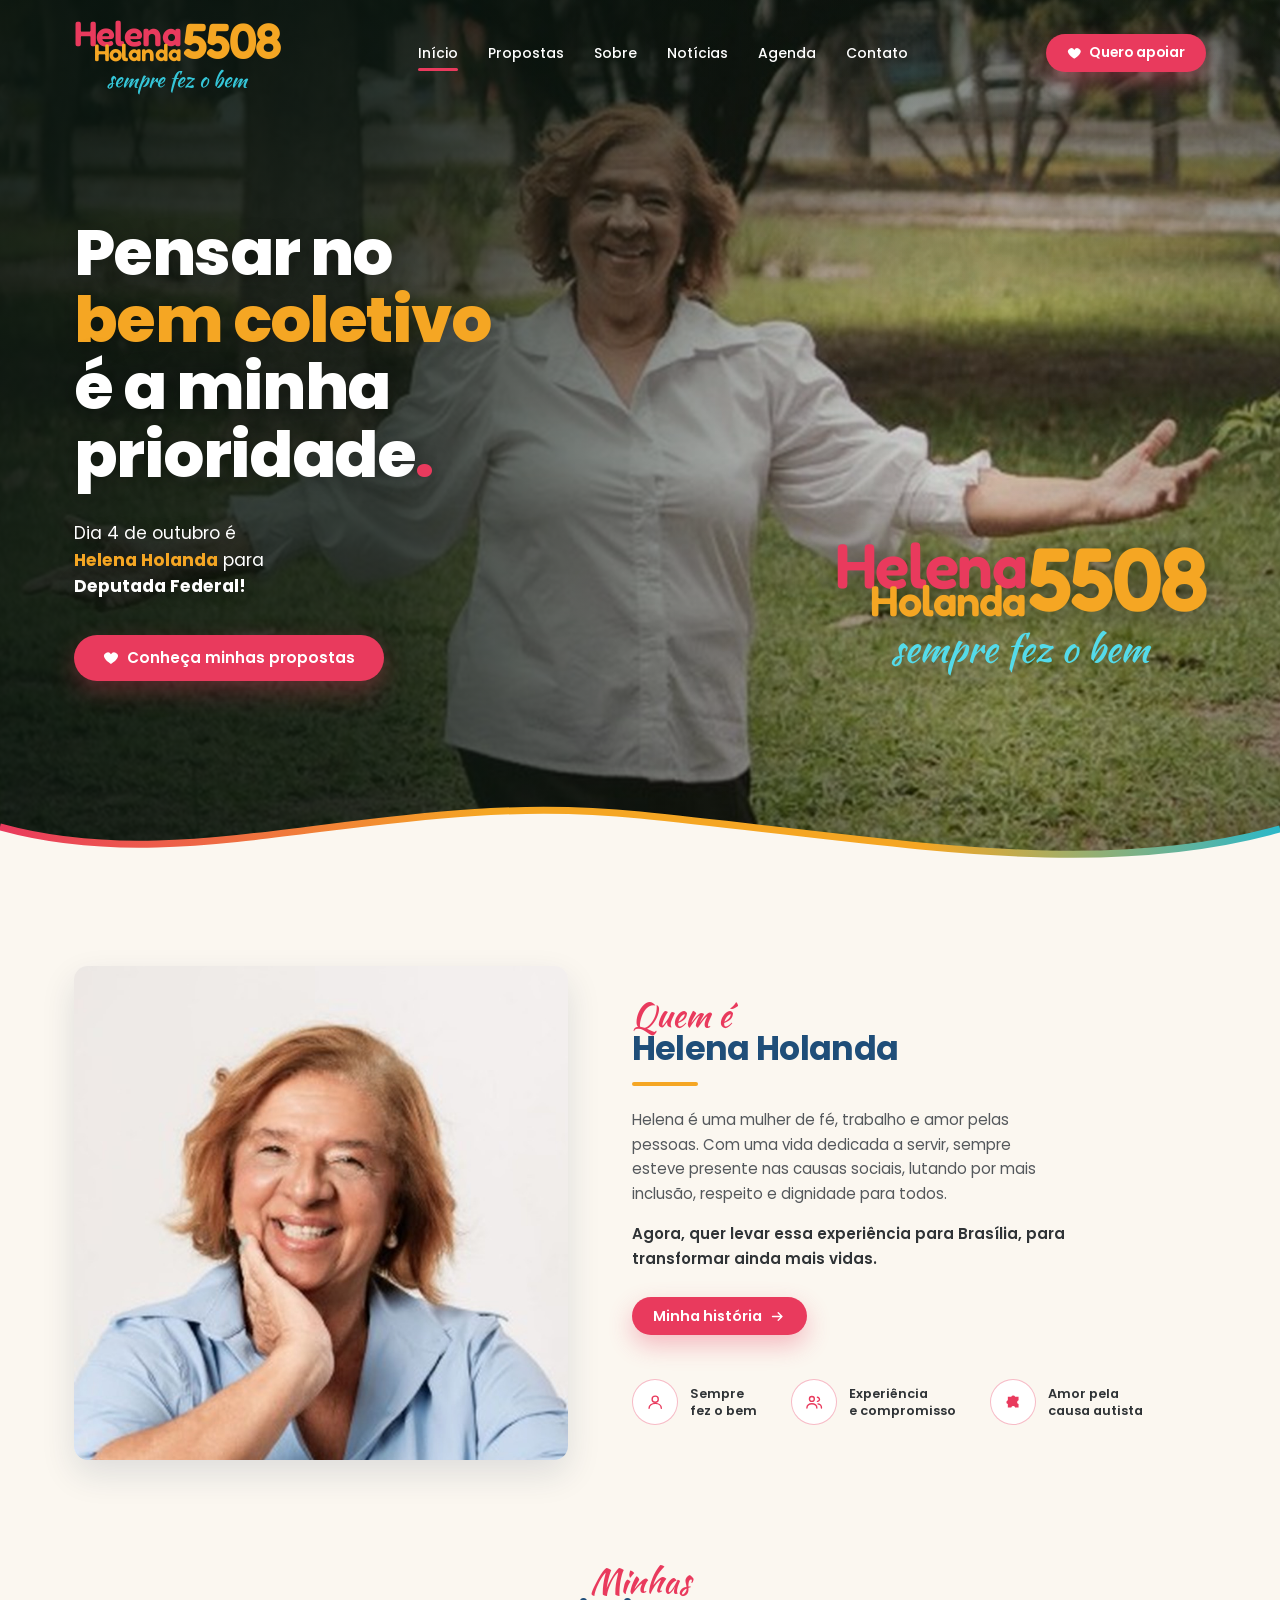
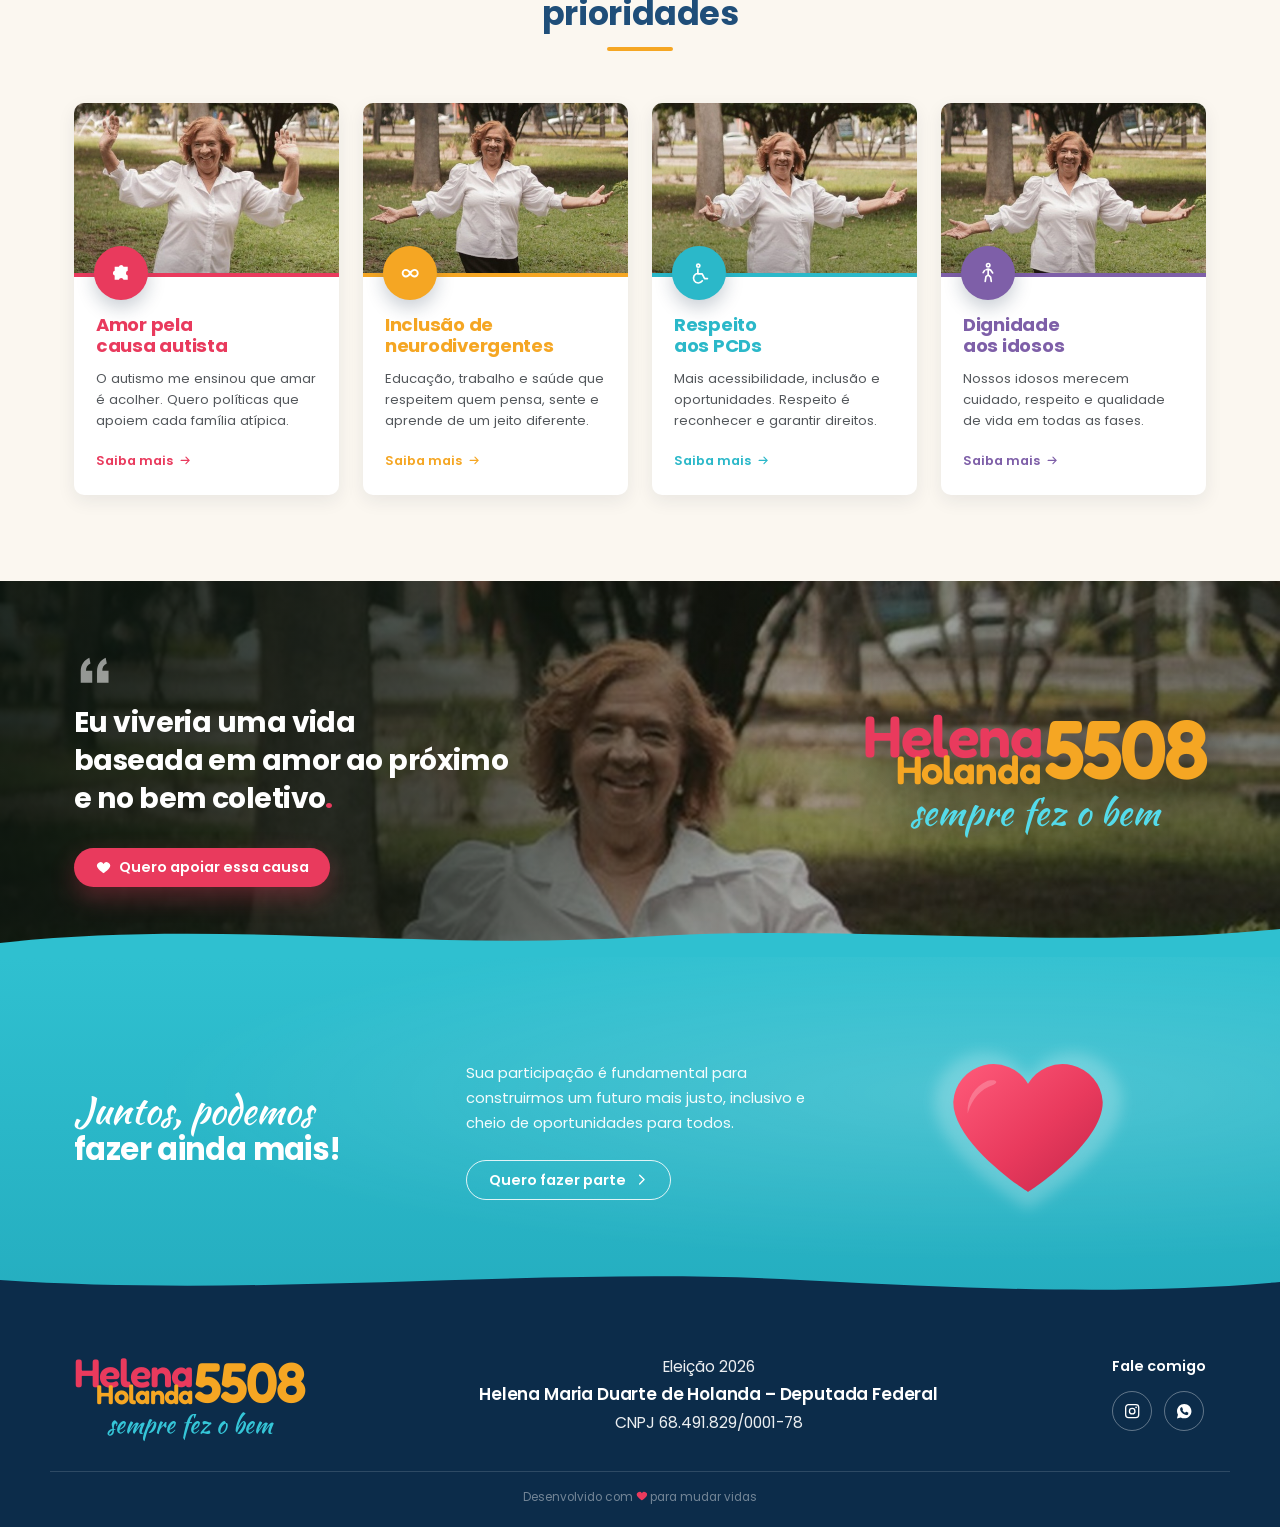
<file: index.html>
<!DOCTYPE html>
<html lang="pt-BR">
<head>
<meta charset="UTF-8">
<meta name="viewport" content="width=device-width, initial-scale=1">
<title>Helena Holanda 5508 — Sempre fez o bem</title>
<meta name="description" content="Helena Holanda 5508 para Deputada Federal. Uma vida dedicada ao amor ao próximo, à inclusão e ao bem coletivo.">
<meta name="theme-color" content="#e93a5d">

<meta property="og:type" content="website">
<meta property="og:title" content="Helena Holanda 5508 — Sempre fez o bem">
<meta property="og:description" content="Dia 4 de outubro é Helena Holanda para Deputada Federal.">
<meta property="og:image" content="assets/img/helena-sobre.jpg">

<link rel="preconnect" href="https://fonts.googleapis.com">
<link rel="preconnect" href="https://fonts.gstatic.com" crossorigin>
<link href="https://fonts.googleapis.com/css2?family=Fredoka:wght@500;600;700&family=Kaushan+Script&family=Poppins:wght@300;400;500;600;700;800&display=swap" rel="stylesheet">
<link rel="stylesheet" href="assets/css/style.css">
</head>
<body>

<!-- ============ ÍCONES (sprite SVG) ============ -->
<svg xmlns="http://www.w3.org/2000/svg" style="display:none">
  <symbol id="i-heart" viewBox="0 0 24 24">
    <path fill="currentColor" d="M12 21s-7.5-4.6-9.6-9A5.4 5.4 0 0 1 12 6.4 5.4 5.4 0 0 1 21.6 12c-2.1 4.4-9.6 9-9.6 9z"/>
  </symbol>
  <symbol id="i-arrow" viewBox="0 0 24 24">
    <path fill="none" stroke="currentColor" stroke-width="2.2" stroke-linecap="round" stroke-linejoin="round" d="M4 12h15m-6-6 6 6-6 6"/>
  </symbol>
  <symbol id="i-chevron" viewBox="0 0 24 24">
    <path fill="none" stroke="currentColor" stroke-width="2.2" stroke-linecap="round" stroke-linejoin="round" d="m9 5 7 7-7 7"/>
  </symbol>
  <symbol id="i-user" viewBox="0 0 24 24">
    <path fill="none" stroke="currentColor" stroke-width="1.8" stroke-linecap="round" stroke-linejoin="round" d="M12 12a4 4 0 1 0 0-8 4 4 0 0 0 0 8Zm8 8c0-3.9-3.6-6.5-8-6.5S4 16.1 4 20"/>
  </symbol>
  <symbol id="i-users" viewBox="0 0 24 24">
    <path fill="none" stroke="currentColor" stroke-width="1.8" stroke-linecap="round" stroke-linejoin="round" d="M9 11a3.2 3.2 0 1 0 0-6.4A3.2 3.2 0 0 0 9 11Zm7.2 0a2.7 2.7 0 1 0 0-5.4M2.5 19.5c0-3.3 2.9-5.5 6.5-5.5s6.5 2.2 6.5 5.5M17 14.2c2.6.4 4.5 2.2 4.5 5.3"/>
  </symbol>
  <!-- peça de quebra-cabeça: símbolo da causa autista, presente na marca -->
  <symbol id="i-puzzle" viewBox="0 0 24 24">
    <path fill="currentColor" d="M5 5h4.5a2.6 2.6 0 0 1 5 0H19v4.5a2.6 2.6 0 0 0 0 5V19h-4.5a2.6 2.6 0 0 0-5 0H5v-4.5a2.6 2.6 0 0 1 0-5V5Z"/>
  </symbol>
  <!-- infinito: símbolo da neurodiversidade -->
  <symbol id="i-infinity" viewBox="0 0 24 24">
    <path fill="none" stroke="currentColor" stroke-width="2" stroke-linecap="round"
          d="M12 12c-1.5-2.5-3-3.5-4.6-3.5a3.5 3.5 0 0 0 0 7c1.6 0 3.1-1 4.6-3.5s3-3.5 4.6-3.5a3.5 3.5 0 0 1 0 7c-1.6 0-3.1-1-4.6-3.5Z"/>
  </symbol>
  <symbol id="i-wheelchair" viewBox="0 0 24 24">
    <path fill="none" stroke="currentColor" stroke-width="1.8" stroke-linecap="round" stroke-linejoin="round" d="M11 5.6a1.7 1.7 0 1 0 0-3.4 1.7 1.7 0 0 0 0 3.4Zm-.4 2.1v5h4.6l2.6 5.1m-2.4 2.4a5.2 5.2 0 1 1-4.8-8.1M18.6 17.8h2.2"/>
  </symbol>
  <symbol id="i-elderly" viewBox="0 0 24 24">
    <path fill="none" stroke="currentColor" stroke-width="1.8" stroke-linecap="round" stroke-linejoin="round" d="M12 5.2a1.8 1.8 0 1 0 0-3.6 1.8 1.8 0 0 0 0 3.6Zm-2.3 3.1L12 7.5l2.6 1.2 2.2 3M12 7.5v6.2m0 0-2.4 2.1-.8 5m3.2-7.1 2.6 2.4.7 4.7M6.6 11.4 8 9.2"/>
  </symbol>
  <symbol id="i-instagram" viewBox="0 0 24 24">
    <path fill="none" stroke="currentColor" stroke-width="1.7" d="M7.2 3.5h9.6a3.7 3.7 0 0 1 3.7 3.7v9.6a3.7 3.7 0 0 1-3.7 3.7H7.2a3.7 3.7 0 0 1-3.7-3.7V7.2a3.7 3.7 0 0 1 3.7-3.7Z"/>
    <circle cx="12" cy="12" r="3.6" fill="none" stroke="currentColor" stroke-width="1.7"/>
    <circle cx="17.1" cy="6.9" r="1.1" fill="currentColor"/>
  </symbol>
  <symbol id="i-facebook" viewBox="0 0 24 24">
    <path fill="currentColor" d="M13.6 21v-8h2.7l.4-3.1h-3.1V7.9c0-.9.25-1.5 1.55-1.5h1.65V3.6c-.29-.04-1.27-.12-2.41-.12-2.39 0-4.03 1.46-4.03 4.14V9.9H7.6V13h2.76v8h3.24Z"/>
  </symbol>
  <symbol id="i-whatsapp" viewBox="0 0 24 24">
    <path fill="currentColor" d="M12.04 2.5c-5.2 0-9.42 4.22-9.42 9.42 0 1.66.44 3.28 1.27 4.71L2.5 21.5l4.99-1.3a9.4 9.4 0 0 0 4.55 1.16h.01c5.2 0 9.42-4.22 9.42-9.42s-4.23-9.44-9.43-9.44Zm5.49 13.3c-.23.65-1.36 1.25-1.87 1.29-.5.05-.96.23-3.25-.68-2.74-1.08-4.47-3.9-4.6-4.08-.14-.18-1.1-1.46-1.1-2.79s.7-1.98.95-2.25c.25-.27.54-.34.72-.34l.52.01c.17 0 .39-.06.61.47l.83 2.02c.07.14.11.3.02.48l-.32.53c-.1.13-.22.27-.09.53.14.25.6 1 1.29 1.62.89.79 1.64 1.04 1.88 1.16.23.13.37.11.5-.07l.72-.84c.16-.22.33-.18.56-.1l2 .95c.23.11.39.17.45.27.05.09.05.58-.18 1.23Z"/>
  </symbol>
  <symbol id="i-quote" viewBox="0 0 24 24">
    <path fill="currentColor" d="M9.6 4.2c-3.2 1.5-5.4 4.3-5.4 8.6v7h7.2v-7.4H7.5c0-2.3.9-3.7 2.8-4.6l-.7-3.6Zm10.2 0c-3.2 1.5-5.4 4.3-5.4 8.6v7h7.2v-7.4h-3.9c0-2.3.9-3.7 2.8-4.6l-.7-3.6Z"/>
  </symbol>
</svg>

<!-- ============ CABEÇALHO ============ -->
<header class="header" id="header">
  <div class="container header__inner">

    <a href="#inicio" class="logo logo--sm" aria-label="Helena Holanda 5508 — sempre fez o bem">
      <span class="logo__name">Helena</span>
      <span class="logo__num">5508</span>
      <span class="logo__sur">Holanda</span>
      <span class="logo__slogan">sempre fez o bem</span>
    </a>

    <nav class="nav" id="nav">
      <a href="#inicio" class="nav__link is-active">Início</a>
      <a href="#propostas" class="nav__link">Propostas</a>
      <a href="#sobre" class="nav__link">Sobre</a>
      <a href="https://www.instagram.com/helenaholandahh/" class="nav__link" target="_blank" rel="noopener">Notícias</a>
      <a href="https://www.instagram.com/helenaholandahh/" class="nav__link" target="_blank" rel="noopener">Agenda</a>
      <a href="#contato" class="nav__link">Contato</a>
      <a href="https://wa.me/5583993287247?text=Ol%C3%A1%2C%20Helena!%20Quero%20apoiar%20a%20sua%20campanha%205508." class="btn btn--pink nav__cta" target="_blank" rel="noopener">
        <svg class="ico"><use href="#i-heart"></use></svg> Quero apoiar
      </a>
    </nav>

    <a href="https://wa.me/5583993287247?text=Ol%C3%A1%2C%20Helena!%20Quero%20apoiar%20a%20sua%20campanha%205508." class="btn btn--pink header__cta" target="_blank" rel="noopener">
      <svg class="ico"><use href="#i-heart"></use></svg> Quero apoiar
    </a>

    <button class="burger" id="burger" aria-label="Abrir menu" aria-expanded="false" aria-controls="nav">
      <span></span><span></span><span></span>
    </button>

  </div>
</header>

<main>

<!-- ============ HERO ============ -->
<section class="hero" id="inicio">
  <div class="hero__bg"></div>
  <div class="hero__veil"></div>

  <div class="container hero__inner">
    <div class="hero__content">
      <h1 class="hero__title">
        Pensar no<br>
        <span class="c-orange">bem coletivo</span><br>
        é a minha<br>
        prioridade<span class="c-pink">.</span>
      </h1>

      <p class="hero__lead">
        Dia 4 de outubro é<br>
        <strong class="c-orange">Helena Holanda</strong> para<br>
        <strong>Deputada Federal!</strong>
      </p>

      <a href="#propostas" class="btn btn--pink btn--lg">
        <svg class="ico"><use href="#i-heart"></use></svg> Conheça minhas propostas
      </a>
    </div>

    <div class="logo logo--hero" aria-hidden="true">
      <span class="logo__name">Helena</span>
      <span class="logo__num">5508</span>
      <span class="logo__sur">Holanda</span>
      <span class="logo__slogan">sempre fez o bem</span>
    </div>
  </div>

  <div class="wave wave--hero" aria-hidden="true">
    <svg viewBox="0 0 1440 96" preserveAspectRatio="none">
      <defs>
        <linearGradient id="gradWave" x1="0" y1="0" x2="1" y2="0">
          <stop offset="0%"   stop-color="#e93a5d"/>
          <stop offset="38%"  stop-color="#f5a623"/>
          <stop offset="72%"  stop-color="#f5a623"/>
          <stop offset="100%" stop-color="#2bb8c9"/>
        </linearGradient>
      </defs>
      <path class="wave__fill" d="M0,42 C220,96 430,4 720,30 C1010,56 1230,96 1440,44 L1440,96 L0,96 Z"/>
      <path class="wave__line" d="M0,42 C220,96 430,4 720,30 C1010,56 1230,96 1440,44"
            fill="none" stroke="url(#gradWave)" stroke-width="7"/>
    </svg>
  </div>
</section>

<!-- ============ SOBRE ============ -->
<section class="sobre section" id="sobre">
  <div class="container sobre__grid">

    <figure class="sobre__media reveal">
      <img src="assets/img/helena-sobre.jpg" alt="Helena Holanda sentada em um banco de praça" loading="lazy">
    </figure>

    <div class="sobre__text reveal">
      <p class="script script--pink">Quem é</p>
      <h2 class="title">Helena Holanda</h2>
      <span class="rule"></span>

      <p>
        Helena é uma mulher de fé, trabalho e amor pelas pessoas.
        Com uma vida dedicada a servir, sempre esteve presente
        nas causas sociais, lutando por mais inclusão, respeito e
        dignidade para todos.
      </p>
      <p class="strong">
        Agora, quer levar essa experiência para Brasília,
        para transformar ainda mais vidas.
      </p>

      <a href="historia.html" class="btn btn--pink">
        Minha história <svg class="ico"><use href="#i-arrow"></use></svg>
      </a>

      <ul class="pills">
        <li class="pill">
          <span class="pill__ico"><svg class="ico"><use href="#i-user"></use></svg></span>
          <span>Sempre<br>fez o bem</span>
        </li>
        <li class="pill">
          <span class="pill__ico"><svg class="ico"><use href="#i-users"></use></svg></span>
          <span>Experiência<br>e compromisso</span>
        </li>
        <li class="pill">
          <span class="pill__ico"><svg class="ico"><use href="#i-puzzle"></use></svg></span>
          <span>Amor pela<br>causa autista</span>
        </li>
      </ul>
    </div>

  </div>
</section>

<!-- ============ PRIORIDADES ============ -->
<section class="prioridades section" id="propostas">
  <div class="container">

    <header class="section__head reveal">
      <p class="script script--pink">Minhas</p>
      <h2 class="title">prioridades</h2>
      <span class="rule rule--center"></span>
    </header>

    <div class="cards">

      <article class="card card--pink reveal">
        <div class="card__media">
          <img src="assets/img/prioridade-1.jpg" alt="Helena Holanda de braços abertos em uma praça" loading="lazy">
        </div>
        <span class="card__badge"><svg class="ico"><use href="#i-puzzle"></use></svg></span>
        <div class="card__body">
          <h3 class="card__title">Amor pela<br>causa autista</h3>
          <p>O autismo me ensinou que amar é acolher. Quero políticas que apoiem cada família atípica.</p>
          <a href="causa-autista.html" class="card__link">Saiba mais <svg class="ico"><use href="#i-arrow"></use></svg></a>
        </div>
      </article>

      <article class="card card--orange reveal">
        <div class="card__media">
          <img src="assets/img/prioridade-2.jpg" alt="Helena Holanda em um coreto amarelo" loading="lazy">
        </div>
        <span class="card__badge"><svg class="ico"><use href="#i-infinity"></use></svg></span>
        <div class="card__body">
          <h3 class="card__title">Inclusão de<br>neurodivergentes</h3>
          <p>Educação, trabalho e saúde que respeitem quem pensa, sente e aprende de um jeito diferente.</p>
          <a href="neurodivergentes.html" class="card__link">Saiba mais <svg class="ico"><use href="#i-arrow"></use></svg></a>
        </div>
      </article>

      <article class="card card--teal reveal">
        <div class="card__media">
          <img src="assets/img/prioridade-3.jpg" alt="Helena Holanda sorrindo ao ar livre" loading="lazy">
        </div>
        <span class="card__badge"><svg class="ico"><use href="#i-wheelchair"></use></svg></span>
        <div class="card__body">
          <h3 class="card__title">Respeito<br>aos PCDs</h3>
          <p>Mais acessibilidade, inclusão e oportunidades. Respeito é reconhecer e garantir direitos.</p>
          <a href="pcds.html" class="card__link">Saiba mais <svg class="ico"><use href="#i-arrow"></use></svg></a>
        </div>
      </article>

      <article class="card card--purple reveal">
        <div class="card__media">
          <img src="assets/img/prioridade-4.jpg" alt="Helena Holanda em um banco de praça" loading="lazy">
        </div>
        <span class="card__badge"><svg class="ico"><use href="#i-elderly"></use></svg></span>
        <div class="card__body">
          <h3 class="card__title">Dignidade<br>aos idosos</h3>
          <p>Nossos idosos merecem cuidado, respeito e qualidade de vida em todas as fases.</p>
          <a href="idosos.html" class="card__link">Saiba mais <svg class="ico"><use href="#i-arrow"></use></svg></a>
        </div>
      </article>

    </div>
  </div>
</section>

<!-- ============ CITAÇÃO ============ -->
<section class="citacao" id="historia">
  <div class="citacao__bg"></div>
  <div class="citacao__veil"></div>

  <div class="container citacao__inner">
    <blockquote class="citacao__quote">
      <svg class="citacao__mark"><use href="#i-quote"></use></svg>
      <p>
        Eu viveria uma vida<br>
        baseada em amor ao próximo<br>
        e no bem coletivo<span class="c-pink">.</span>
      </p>
      <a href="https://wa.me/5583993287247?text=Ol%C3%A1%2C%20Helena!%20Quero%20apoiar%20essa%20causa." class="btn btn--pink" target="_blank" rel="noopener">
        <svg class="ico"><use href="#i-heart"></use></svg> Quero apoiar essa causa
      </a>
    </blockquote>

    <div class="logo logo--quote" aria-hidden="true">
      <span class="logo__name">Helena</span>
      <span class="logo__num">5508</span>
      <span class="logo__sur">Holanda</span>
      <span class="logo__slogan">sempre fez o bem</span>
    </div>
  </div>
</section>

<!-- ============ CHAMADA FINAL ============ -->
<section class="juntos" id="apoiar">
  <div class="wave wave--juntos-top" aria-hidden="true">
    <svg viewBox="0 0 1440 40" preserveAspectRatio="none">
      <path d="M0,26 C240,2 480,34 720,20 C960,6 1200,34 1440,12 L1440,40 L0,40 Z"/>
    </svg>
  </div>

  <div class="container juntos__grid">
    <div class="juntos__head">
      <p class="script script--white">Juntos, podemos</p>
      <h2 class="juntos__title">fazer ainda mais!</h2>
    </div>

    <div class="juntos__text">
      <p>
        Sua participação é fundamental para construirmos
        um futuro mais justo, inclusivo e cheio de
        oportunidades para todos.
      </p>
      <a href="https://wa.me/5583993287247?text=Ol%C3%A1%2C%20Helena!%20Quero%20fazer%20parte%20da%20campanha%205508." class="btn btn--ghost" target="_blank" rel="noopener">
        Quero fazer parte <svg class="ico"><use href="#i-chevron"></use></svg>
      </a>
    </div>

    <div class="juntos__art" aria-hidden="true">
      <svg viewBox="0 0 240 200">
        <defs>
          <linearGradient id="gradHeart" x1="0" y1="0" x2="1" y2="1">
            <stop offset="0%"   stop-color="#ff5b7a"/>
            <stop offset="55%"  stop-color="#e93a5d"/>
            <stop offset="100%" stop-color="#c4264a"/>
          </linearGradient>
          <filter id="softBlur"><feGaussianBlur stdDeviation="7"/></filter>
        </defs>
        <path filter="url(#softBlur)" fill="rgba(255,255,255,.22)"
              d="M120 186S22 128 22 74a52 52 0 0 1 98-24 52 52 0 0 1 98 24c0 54-98 112-98 112z"/>
        <path fill="url(#gradHeart)"
              d="M120 168S42 118 42 74a42 42 0 0 1 78-19 42 42 0 0 1 78 19c0 44-78 94-78 94z"/>
        <path fill="rgba(255,255,255,.22)"
              d="M78 52c-14 6-22 19-21 34 5-16 13-25 27-30 5-2 4-6-6-4z"/>
      </svg>
    </div>
  </div>

  <div class="wave wave--juntos-bottom" aria-hidden="true">
    <svg viewBox="0 0 1440 32" preserveAspectRatio="none">
      <path d="M0,14 C300,32 620,0 900,14 C1130,25 1290,28 1440,16 L1440,32 L0,32 Z"/>
    </svg>
  </div>
</section>

</main>

<!-- ============ RODAPÉ ============ -->
<footer class="footer" id="contato">
  <div class="container footer__grid">

    <div class="footer__brand">
      <div class="logo logo--footer">
        <span class="logo__name">Helena</span>
        <span class="logo__num">5508</span>
        <span class="logo__sur">Holanda</span>
        <span class="logo__slogan">sempre fez o bem</span>
      </div>
    </div>


    <p class="footer__legal">
      <span>Eleição 2026</span>
      <strong>Helena Maria Duarte de Holanda &ndash; Deputada Federal</strong>
      <span>CNPJ 68.491.829/0001-78</span>
    </p>

    <div class="footer__social">
      <h3 class="footer__title">Fale comigo</h3>
      <div class="social">
        <a href="https://www.instagram.com/helenaholandahh/" target="_blank" rel="noopener" aria-label="Instagram de Helena Holanda"><svg class="ico"><use href="#i-instagram"></use></svg></a>
        <a href="https://wa.me/5583993287247" target="_blank" rel="noopener" aria-label="WhatsApp (83) 99328-7247"><svg class="ico"><use href="#i-whatsapp"></use></svg></a>
      </div>
    </div>

  </div>

  <div class="container footer__bottom">
    <p class="footer__credito">Desenvolvido com <svg class="ico c-pink"><use href="#i-heart"></use></svg> para mudar vidas</p>
  </div>
</footer>

<script src="assets/js/main.js"></script>
</body>
</html>
</file>
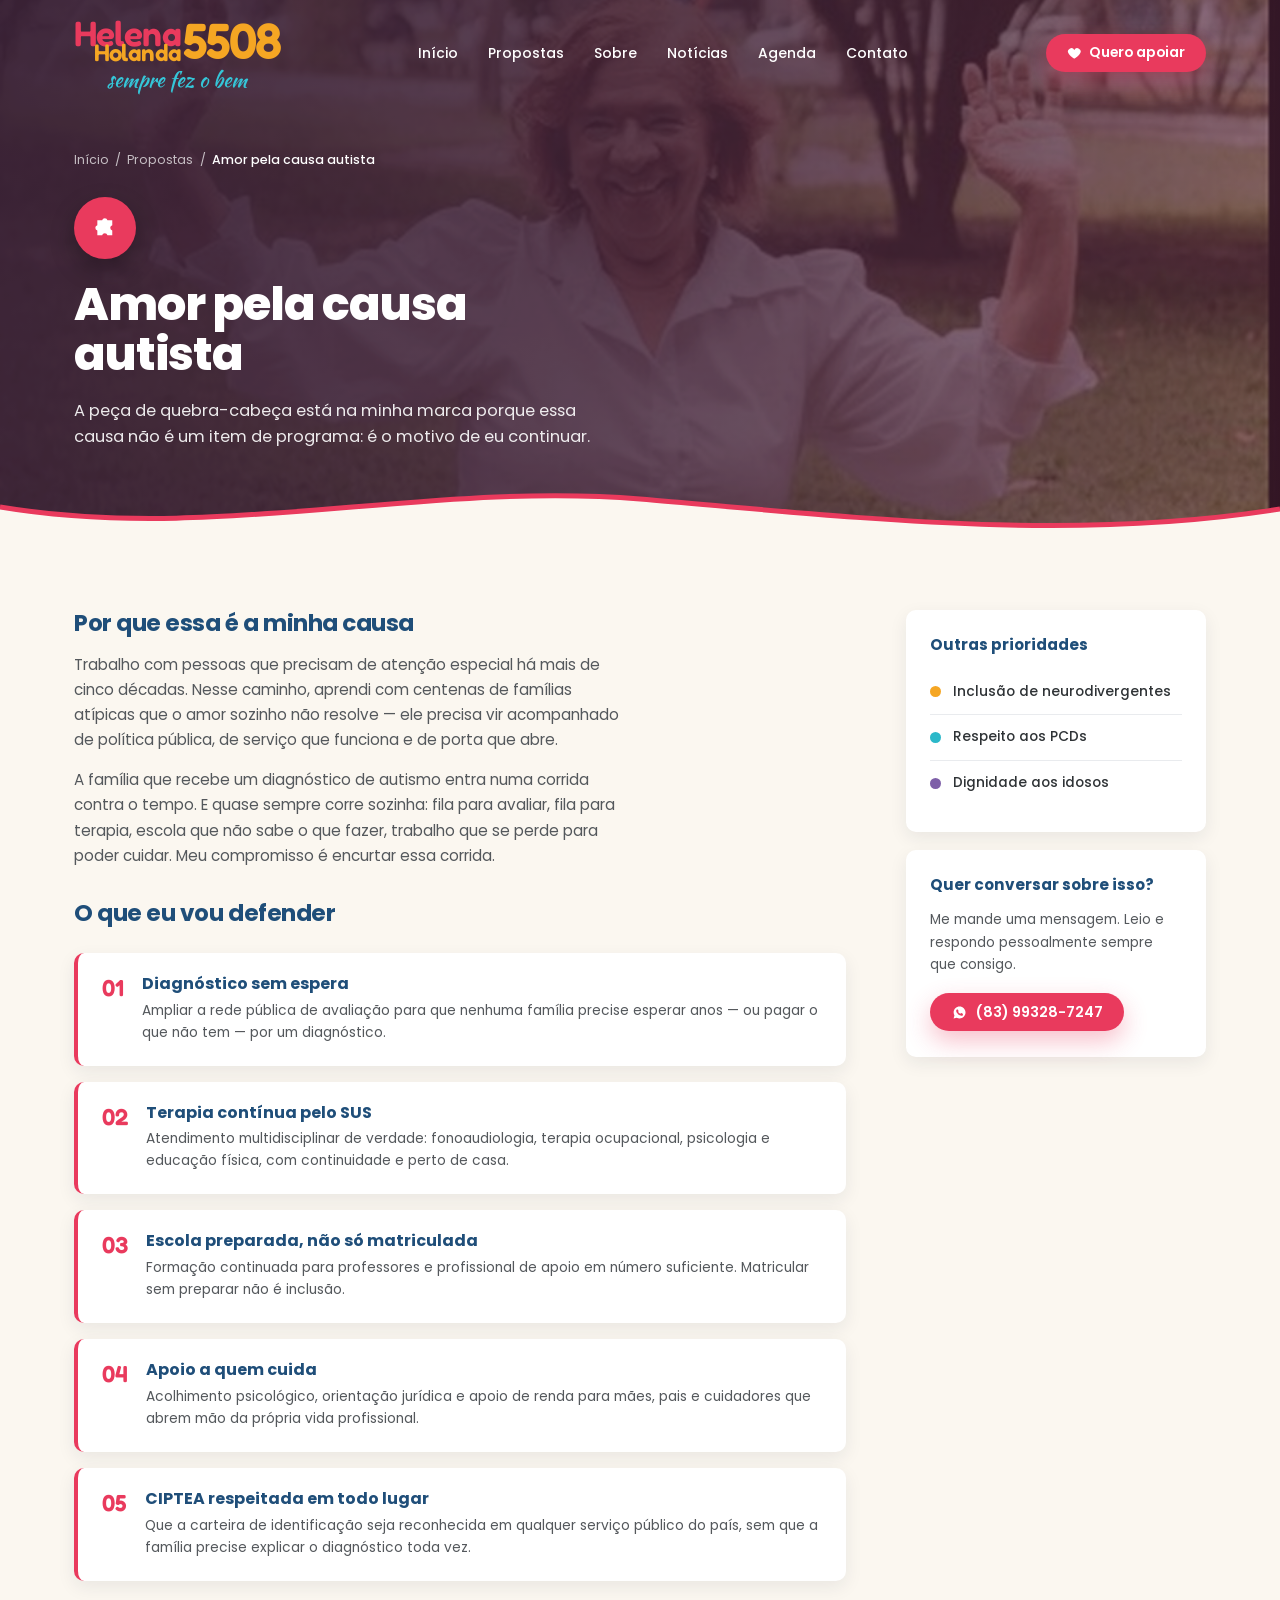
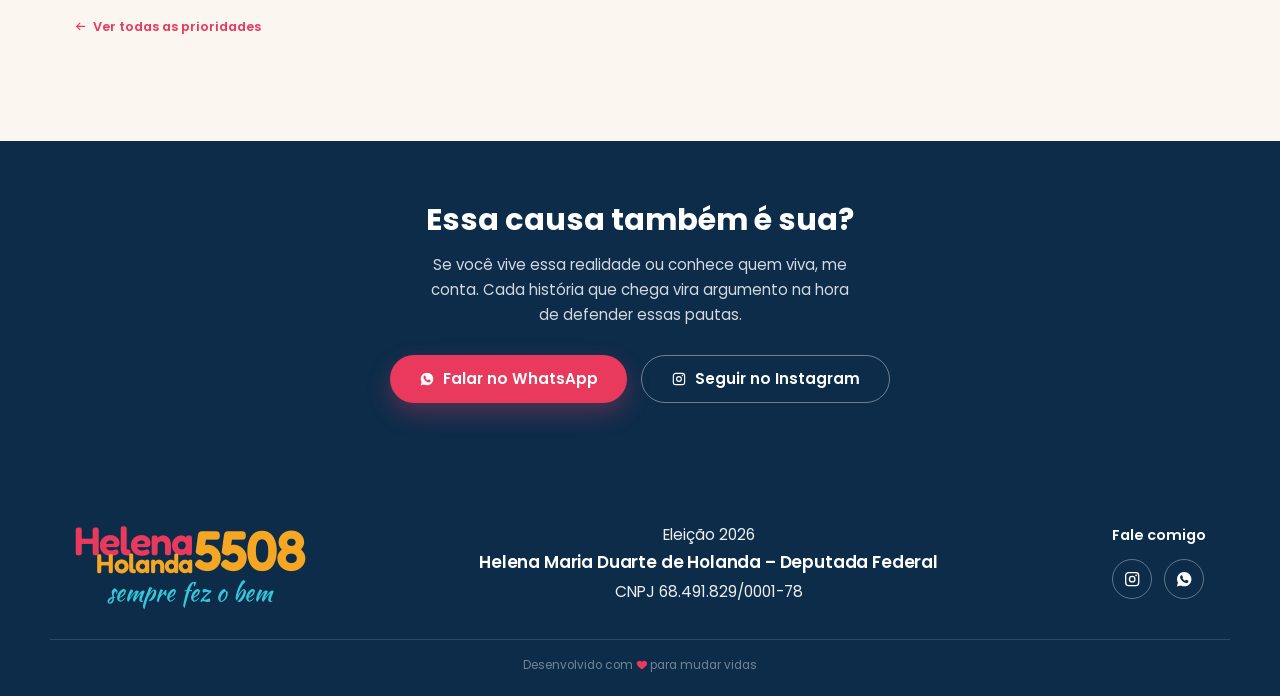
<file: causa-autista.html>
<!DOCTYPE html>
<html lang="pt-BR">
<head>
<meta charset="UTF-8">
<meta name="viewport" content="width=device-width, initial-scale=1">
<title>Amor pela causa autista — Helena Holanda 5508</title>
<meta name="description" content="As propostas de Helena Holanda 5508 para diagnóstico, terapias, escola e apoio às famílias atípicas.">
<meta name="theme-color" content="#e93a5d">
<meta property="og:type" content="article">
<meta property="og:title" content="Amor pela causa autista — Helena Holanda 5508">
<meta property="og:description" content="As propostas de Helena Holanda 5508 para diagnóstico, terapias, escola e apoio às famílias atípicas.">
<meta property="og:image" content="assets/img/prioridade-1.jpg">
<link rel="preconnect" href="https://fonts.googleapis.com">
<link rel="preconnect" href="https://fonts.gstatic.com" crossorigin>
<link href="https://fonts.googleapis.com/css2?family=Fredoka:wght@500;600;700&family=Kaushan+Script&family=Poppins:wght@300;400;500;600;700;800&display=swap" rel="stylesheet">
<link rel="stylesheet" href="assets/css/style.css">
</head>
<body class="tema-pink">

<svg xmlns="http://www.w3.org/2000/svg" style="display:none">
  <symbol id="i-heart" viewBox="0 0 24 24"><path fill="currentColor" d="M12 21s-7.5-4.6-9.6-9A5.4 5.4 0 0 1 12 6.4 5.4 5.4 0 0 1 21.6 12c-2.1 4.4-9.6 9-9.6 9z"/></symbol>
  <symbol id="i-arrow" viewBox="0 0 24 24"><path fill="none" stroke="currentColor" stroke-width="2.2" stroke-linecap="round" stroke-linejoin="round" d="M4 12h15m-6-6 6 6-6 6"/></symbol>
  <symbol id="i-back" viewBox="0 0 24 24"><path fill="none" stroke="currentColor" stroke-width="2.2" stroke-linecap="round" stroke-linejoin="round" d="M20 12H5m6-6-6 6 6 6"/></symbol>
  <symbol id="i-puzzle" viewBox="0 0 24 24"><path fill="currentColor" d="M5 5h4.5a2.6 2.6 0 0 1 5 0H19v4.5a2.6 2.6 0 0 0 0 5V19h-4.5a2.6 2.6 0 0 0-5 0H5v-4.5a2.6 2.6 0 0 1 0-5V5Z"/></symbol>
  <symbol id="i-infinity" viewBox="0 0 24 24"><path fill="none" stroke="currentColor" stroke-width="2" stroke-linecap="round" d="M12 12c-1.5-2.5-3-3.5-4.6-3.5a3.5 3.5 0 0 0 0 7c1.6 0 3.1-1 4.6-3.5s3-3.5 4.6-3.5a3.5 3.5 0 0 1 0 7c-1.6 0-3.1-1-4.6-3.5Z"/></symbol>
  <symbol id="i-wheelchair" viewBox="0 0 24 24"><path fill="none" stroke="currentColor" stroke-width="1.8" stroke-linecap="round" stroke-linejoin="round" d="M11 5.6a1.7 1.7 0 1 0 0-3.4 1.7 1.7 0 0 0 0 3.4Zm-.4 2.1v5h4.6l2.6 5.1m-2.4 2.4a5.2 5.2 0 1 1-4.8-8.1M18.6 17.8h2.2"/></symbol>
  <symbol id="i-elderly" viewBox="0 0 24 24"><path fill="none" stroke="currentColor" stroke-width="1.8" stroke-linecap="round" stroke-linejoin="round" d="M12 5.2a1.8 1.8 0 1 0 0-3.6 1.8 1.8 0 0 0 0 3.6Zm-2.3 3.1L12 7.5l2.6 1.2 2.2 3M12 7.5v6.2m0 0-2.4 2.1-.8 5m3.2-7.1 2.6 2.4.7 4.7M6.6 11.4 8 9.2"/></symbol>
  <symbol id="i-star" viewBox="0 0 24 24"><path fill="currentColor" d="m12 2.6 2.9 5.9 6.5.9-4.7 4.6 1.1 6.4-5.8-3-5.8 3 1.1-6.4L2.6 9.4l6.5-.9L12 2.6Z"/></symbol>
  <symbol id="i-instagram" viewBox="0 0 24 24"><path fill="none" stroke="currentColor" stroke-width="1.7" d="M7.2 3.5h9.6a3.7 3.7 0 0 1 3.7 3.7v9.6a3.7 3.7 0 0 1-3.7 3.7H7.2a3.7 3.7 0 0 1-3.7-3.7V7.2a3.7 3.7 0 0 1 3.7-3.7Z"/><circle cx="12" cy="12" r="3.6" fill="none" stroke="currentColor" stroke-width="1.7"/><circle cx="17.1" cy="6.9" r="1.1" fill="currentColor"/></symbol>
  <symbol id="i-whatsapp" viewBox="0 0 24 24"><path fill="currentColor" d="M12.04 2.5c-5.2 0-9.42 4.22-9.42 9.42 0 1.66.44 3.28 1.27 4.71L2.5 21.5l4.99-1.3a9.4 9.4 0 0 0 4.55 1.16h.01c5.2 0 9.42-4.22 9.42-9.42s-4.23-9.44-9.43-9.44Zm5.49 13.3c-.23.65-1.36 1.25-1.87 1.29-.5.05-.96.23-3.25-.68-2.74-1.08-4.47-3.9-4.6-4.08-.14-.18-1.1-1.46-1.1-2.79s.7-1.98.95-2.25c.25-.27.54-.34.72-.34l.52.01c.17 0 .39-.06.61.47l.83 2.02c.07.14.11.3.02.48l-.32.53c-.1.13-.22.27-.09.53.14.25.6 1 1.29 1.62.89.79 1.64 1.04 1.88 1.16.23.13.37.11.5-.07l.72-.84c.16-.22.33-.18.56-.1l2 .95c.23.11.39.17.45.27.05.09.05.58-.18 1.23Z"/></symbol>
</svg>

<header class="header is-stuck" id="header">
  <div class="container header__inner">

    <a href="index.html" class="logo logo--sm" aria-label="Helena Holanda 5508 — sempre fez o bem">
      <span class="logo__name">Helena</span>
      <span class="logo__num">5508</span>
      <span class="logo__sur">Holanda</span>
      <span class="logo__slogan">sempre fez o bem</span>
    </a>

    <nav class="nav" id="nav">
      <a href="index.html#inicio" class="nav__link">Início</a>
      <a href="index.html#propostas" class="nav__link">Propostas</a>
      <a href="historia.html" class="nav__link">Sobre</a>
      <a href="https://www.instagram.com/helenaholandahh/" class="nav__link" target="_blank" rel="noopener">Notícias</a>
      <a href="https://www.instagram.com/helenaholandahh/" class="nav__link" target="_blank" rel="noopener">Agenda</a>
      <a href="index.html#contato" class="nav__link">Contato</a>
      <a href="https://wa.me/5583993287247?text=Ol%C3%A1%2C%20Helena!%20Quero%20apoiar%20a%20sua%20campanha%205508." class="btn btn--pink nav__cta" target="_blank" rel="noopener">
        <svg class="ico"><use href="#i-heart"></use></svg> Quero apoiar
      </a>
    </nav>

    <a href="https://wa.me/5583993287247?text=Ol%C3%A1%2C%20Helena!%20Quero%20apoiar%20a%20sua%20campanha%205508." class="btn btn--pink header__cta" target="_blank" rel="noopener">
      <svg class="ico"><use href="#i-heart"></use></svg> Quero apoiar
    </a>

    <button class="burger" id="burger" aria-label="Abrir menu" aria-expanded="false" aria-controls="nav">
      <span></span><span></span><span></span>
    </button>

  </div>
</header>

<main>

<section class="page-hero">
  <div class="page-hero__bg" style="background-image:url('assets/img/prioridade-1.jpg')"></div>
  <div class="page-hero__veil"></div>
  <div class="page-hero__tint"></div>

  <div class="container">
    <nav class="crumb" aria-label="Você está aqui">
      <a href="index.html">Início</a> <span>/</span>
      <a href="index.html#propostas">Propostas</a> <span>/</span> <em>Amor pela causa autista</em>
    </nav>
    <span class="page-hero__badge"><svg class="ico"><use href="#i-puzzle"></use></svg></span>
    <h1>Amor pela causa autista</h1>
    <p class="page-hero__lead">A peça de quebra-cabeça está na minha marca porque essa causa não é um item de programa: é o motivo de eu continuar.</p>
  </div>

  <div class="wave wave--page" aria-hidden="true">
    <svg viewBox="0 0 1440 70" preserveAspectRatio="none">
      <path class="wave__fill" d="M0,30 C240,66 480,4 720,22 C960,40 1200,66 1440,32 L1440,70 L0,70 Z"/>
      <path class="wave__line" d="M0,30 C240,66 480,4 720,22 C960,40 1200,66 1440,32" fill="none" stroke-width="5"/>
    </svg>
  </div>
</section>

<section class="section page-body">
  <div class="container page-grid">
    <article class="reveal">
      <h2>Por que essa é a minha causa</h2>
      <p>Trabalho com pessoas que precisam de atenção especial há mais de cinco décadas. Nesse caminho, aprendi com centenas de famílias atípicas que o amor sozinho não resolve — ele precisa vir acompanhado de política pública, de serviço que funciona e de porta que abre.</p>
      <p>A família que recebe um diagnóstico de autismo entra numa corrida contra o tempo. E quase sempre corre sozinha: fila para avaliar, fila para terapia, escola que não sabe o que fazer, trabalho que se perde para poder cuidar. Meu compromisso é encurtar essa corrida.</p>
      <h2>O que eu vou defender</h2>
      <ol class="propostas">
        <li><div><h3>Diagnóstico sem espera</h3><p>Ampliar a rede pública de avaliação para que nenhuma família precise esperar anos — ou pagar o que não tem — por um diagnóstico.</p></div></li>
        <li><div><h3>Terapia contínua pelo SUS</h3><p>Atendimento multidisciplinar de verdade: fonoaudiologia, terapia ocupacional, psicologia e educação física, com continuidade e perto de casa.</p></div></li>
        <li><div><h3>Escola preparada, não só matriculada</h3><p>Formação continuada para professores e profissional de apoio em número suficiente. Matricular sem preparar não é inclusão.</p></div></li>
        <li><div><h3>Apoio a quem cuida</h3><p>Acolhimento psicológico, orientação jurídica e apoio de renda para mães, pais e cuidadores que abrem mão da própria vida profissional.</p></div></li>
        <li><div><h3>CIPTEA respeitada em todo lugar</h3><p>Que a carteira de identificação seja reconhecida em qualquer serviço público do país, sem que a família precise explicar o diagnóstico toda vez.</p></div></li>
      </ol>
      <p style="margin-top:34px"><a href="index.html#propostas" class="card__link" style="--c:var(--pink)"><svg class="ico"><use href="#i-back"></use></svg> Ver todas as prioridades</a></p>
    </article>

    <aside class="aside reveal">
      <div class="aside-card">
        <h3>Outras prioridades</h3>
        <div class="aside-links">
          <a href="neurodivergentes.html" style="--dot:var(--orange)"><span class="dot"></span>Inclusão de neurodivergentes</a>
          <a href="pcds.html" style="--dot:var(--teal)"><span class="dot"></span>Respeito aos PCDs</a>
          <a href="idosos.html" style="--dot:var(--purple)"><span class="dot"></span>Dignidade aos idosos</a>
        </div>
      </div>
      <div class="aside-card">
        <h3>Quer conversar sobre isso?</h3>
        <p>Me mande uma mensagem. Leio e respondo pessoalmente sempre que consigo.</p>
        <a href="https://wa.me/5583993287247" class="btn btn--pink" target="_blank" rel="noopener"><svg class="ico"><use href="#i-whatsapp"></use></svg> (83) 99328-7247</a>
      </div>
    </aside>
  </div>
</section>

<section class="page-cta">
  <div class="container">
    <h2>Essa causa também é sua?</h2>
    <p>Se você vive essa realidade ou conhece quem viva, me conta. Cada história que chega vira argumento na hora de defender essas pautas.</p>
    <div class="page-cta__acoes">
      <a href="https://wa.me/5583993287247?text=Ol%C3%A1%2C%20Helena!%20Quero%20apoiar%20a%20sua%20campanha%205508." class="btn btn--pink btn--lg" target="_blank" rel="noopener">
        <svg class="ico"><use href="#i-whatsapp"></use></svg> Falar no WhatsApp
      </a>
      <a href="https://www.instagram.com/helenaholandahh/" class="btn btn--outline btn--lg" target="_blank" rel="noopener">
        <svg class="ico"><use href="#i-instagram"></use></svg> Seguir no Instagram
      </a>
    </div>
  </div>
</section>

</main>

<footer class="footer" id="contato">
  <div class="container footer__grid">

    <div class="footer__brand">
      <div class="logo logo--footer">
        <span class="logo__name">Helena</span>
      <span class="logo__num">5508</span>
      <span class="logo__sur">Holanda</span>
      <span class="logo__slogan">sempre fez o bem</span>
      </div>
    </div>


    <p class="footer__legal">
      <span>Eleição 2026</span>
      <strong>Helena Maria Duarte de Holanda &ndash; Deputada Federal</strong>
      <span>CNPJ 68.491.829/0001-78</span>
    </p>

    <div class="footer__social">
      <h3 class="footer__title">Fale comigo</h3>
      <div class="social">
        <a href="https://www.instagram.com/helenaholandahh/" target="_blank" rel="noopener" aria-label="Instagram de Helena Holanda"><svg class="ico"><use href="#i-instagram"></use></svg></a>
        <a href="https://wa.me/5583993287247" target="_blank" rel="noopener" aria-label="WhatsApp (83) 99328-7247"><svg class="ico"><use href="#i-whatsapp"></use></svg></a>
      </div>
    </div>

  </div>

  <div class="container footer__bottom">
    <p class="footer__credito">Desenvolvido com <svg class="ico c-pink"><use href="#i-heart"></use></svg> para mudar vidas</p>
  </div>
</footer>

<script src="assets/js/main.js"></script>
</body>
</html>
</file>
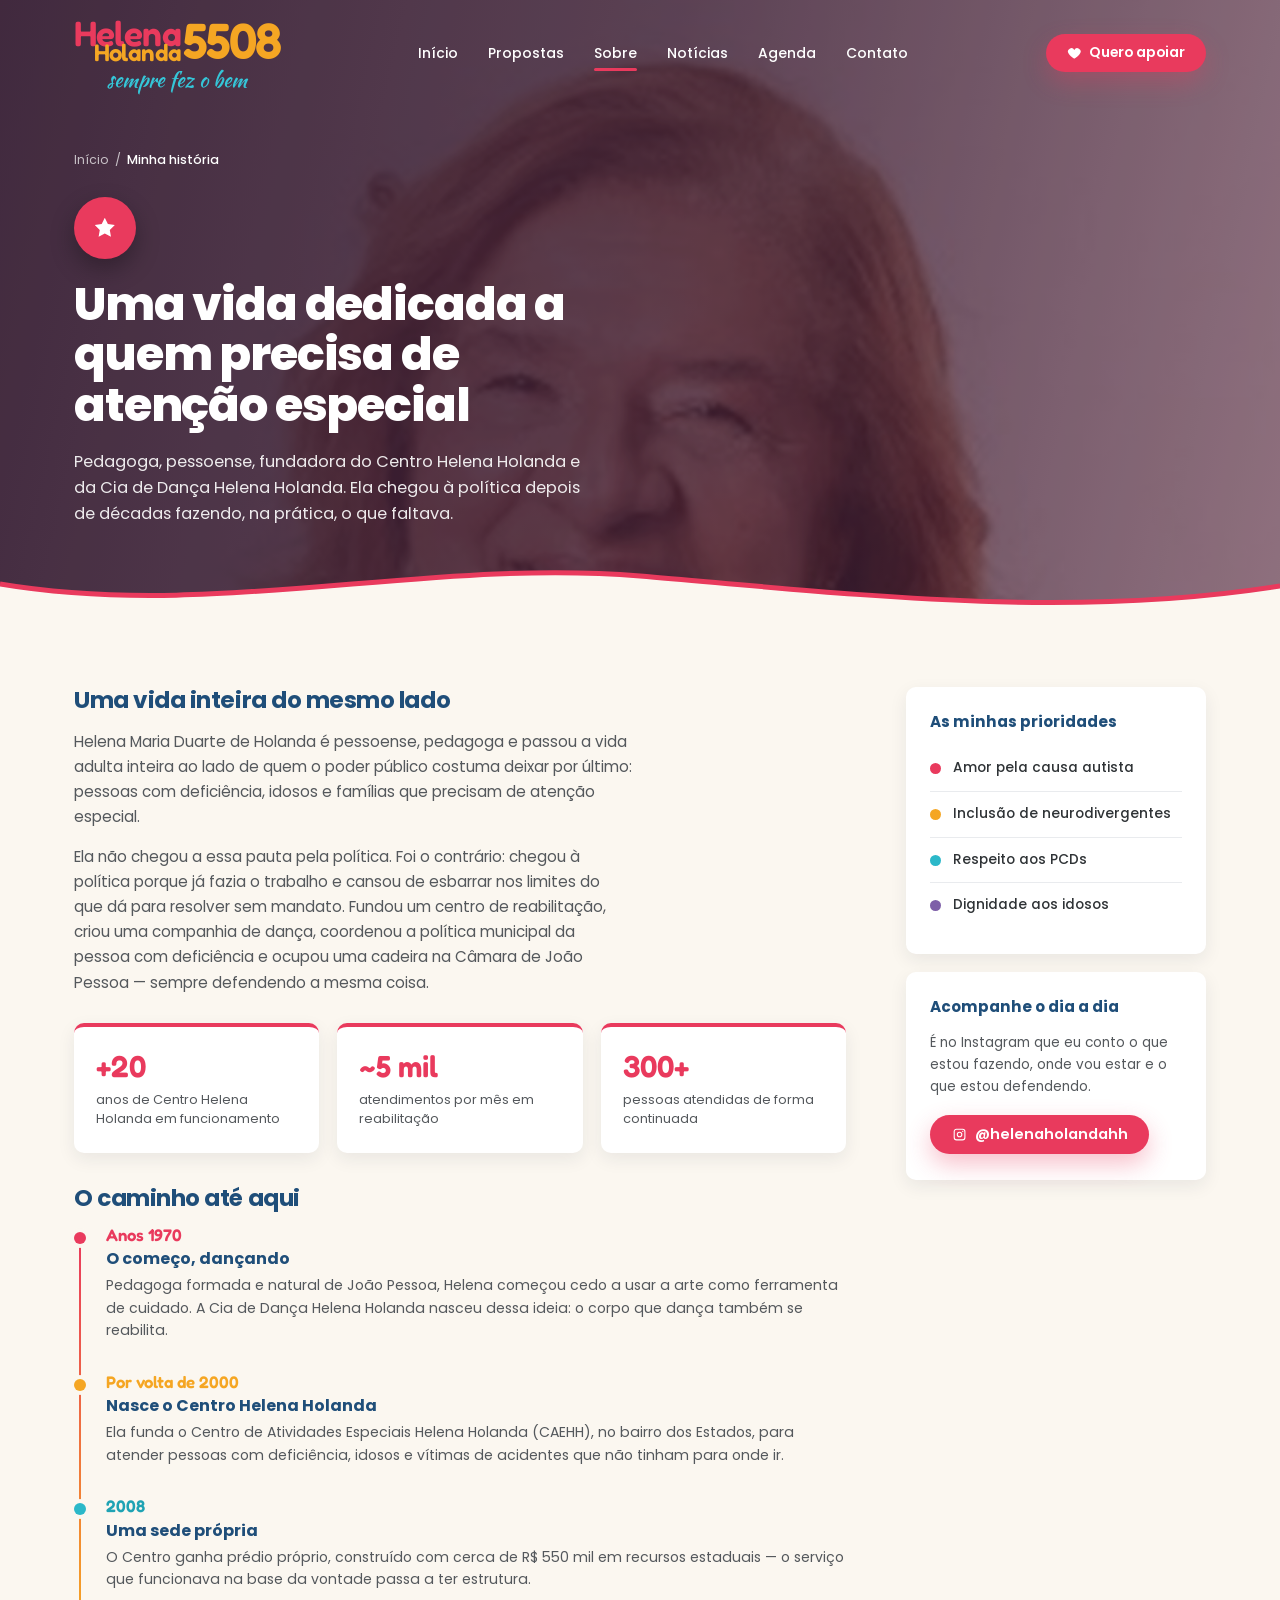
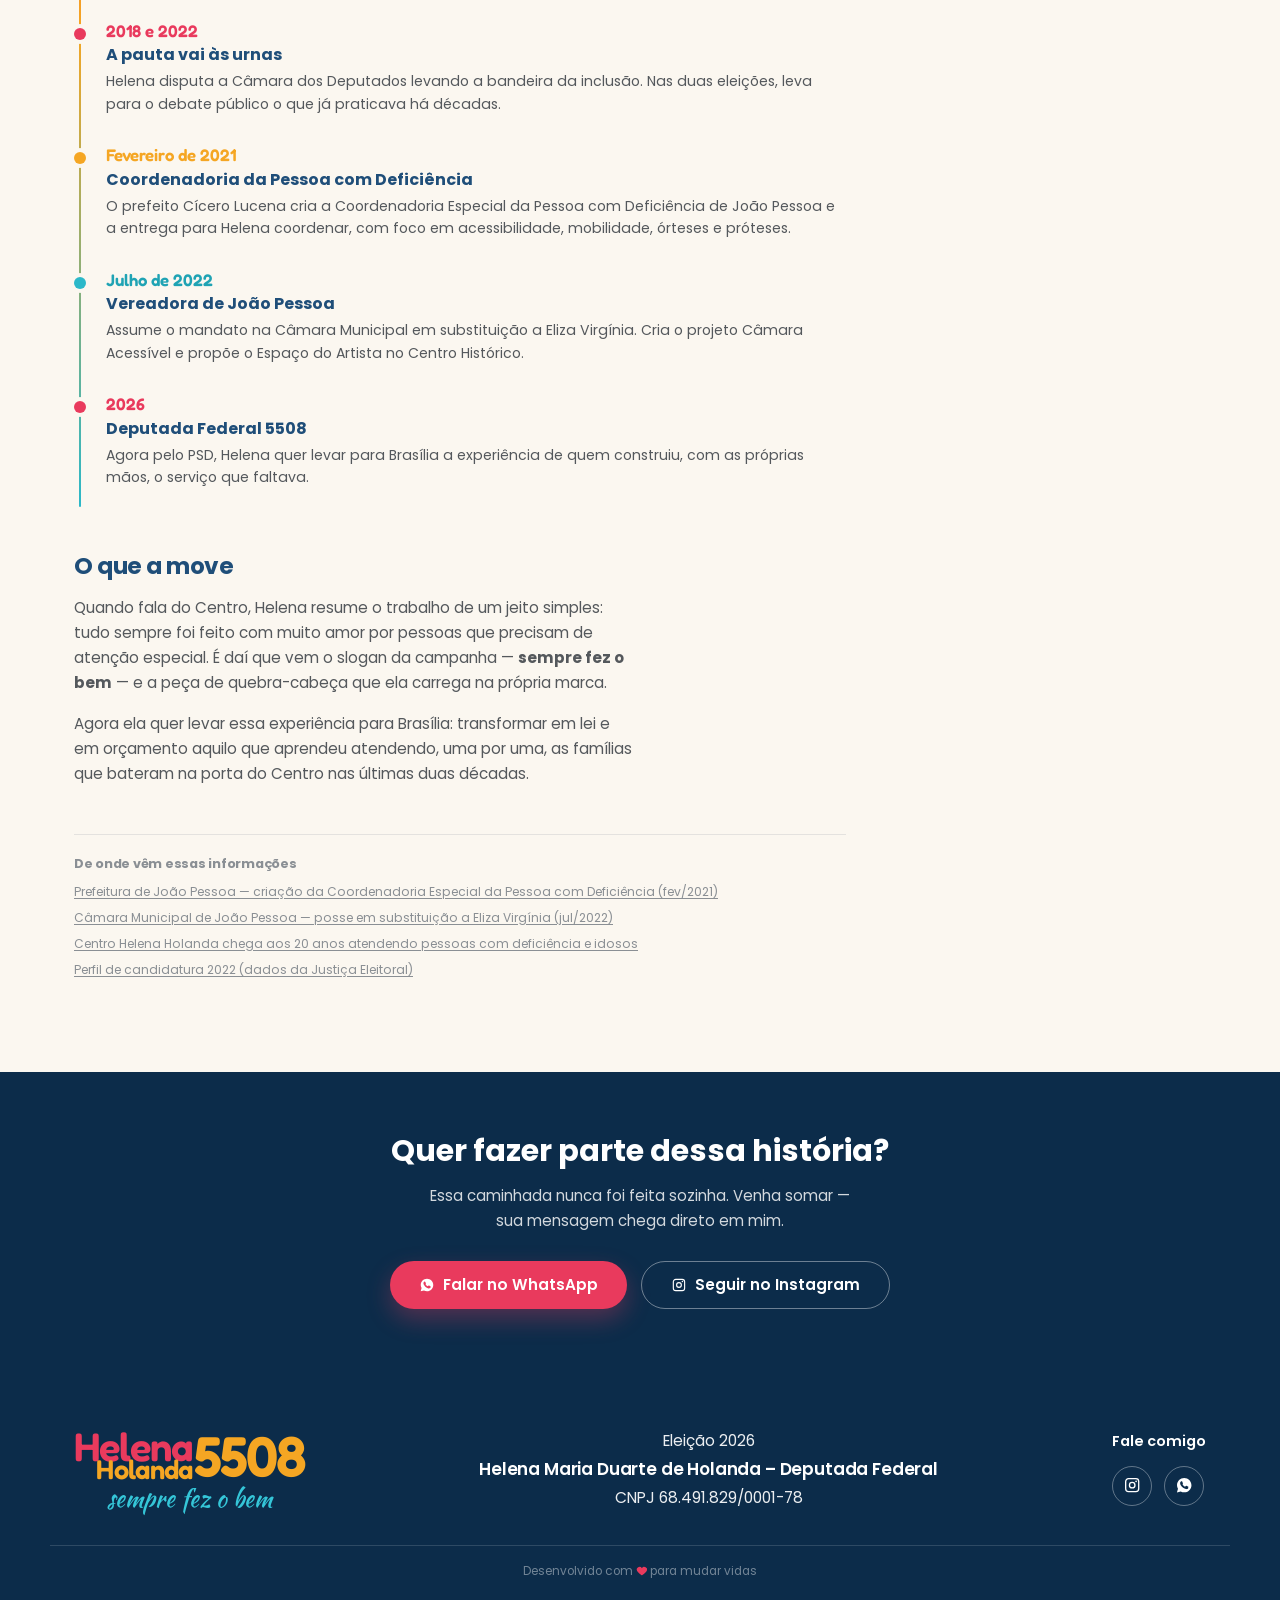
<file: historia.html>
<!DOCTYPE html>
<html lang="pt-BR">
<head>
<meta charset="UTF-8">
<meta name="viewport" content="width=device-width, initial-scale=1">
<title>Minha história — Helena Holanda 5508</title>
<meta name="description" content="A trajetória de Helena Holanda: pedagoga, fundadora do Centro Helena Holanda, ex-vereadora de João Pessoa e candidata a deputada federal pelo PSD.">
<meta name="theme-color" content="#e93a5d">
<meta property="og:type" content="article">
<meta property="og:title" content="Minha história — Helena Holanda 5508">
<meta property="og:description" content="A trajetória de Helena Holanda: pedagoga, fundadora do Centro Helena Holanda, ex-vereadora de João Pessoa e candidata a deputada federal pelo PSD.">
<meta property="og:image" content="assets/img/helena-sobre.jpg">
<link rel="preconnect" href="https://fonts.googleapis.com">
<link rel="preconnect" href="https://fonts.gstatic.com" crossorigin>
<link href="https://fonts.googleapis.com/css2?family=Fredoka:wght@500;600;700&family=Kaushan+Script&family=Poppins:wght@300;400;500;600;700;800&display=swap" rel="stylesheet">
<link rel="stylesheet" href="assets/css/style.css">
</head>
<body class="tema-pink">

<svg xmlns="http://www.w3.org/2000/svg" style="display:none">
  <symbol id="i-heart" viewBox="0 0 24 24"><path fill="currentColor" d="M12 21s-7.5-4.6-9.6-9A5.4 5.4 0 0 1 12 6.4 5.4 5.4 0 0 1 21.6 12c-2.1 4.4-9.6 9-9.6 9z"/></symbol>
  <symbol id="i-arrow" viewBox="0 0 24 24"><path fill="none" stroke="currentColor" stroke-width="2.2" stroke-linecap="round" stroke-linejoin="round" d="M4 12h15m-6-6 6 6-6 6"/></symbol>
  <symbol id="i-back" viewBox="0 0 24 24"><path fill="none" stroke="currentColor" stroke-width="2.2" stroke-linecap="round" stroke-linejoin="round" d="M20 12H5m6-6-6 6 6 6"/></symbol>
  <symbol id="i-puzzle" viewBox="0 0 24 24"><path fill="currentColor" d="M5 5h4.5a2.6 2.6 0 0 1 5 0H19v4.5a2.6 2.6 0 0 0 0 5V19h-4.5a2.6 2.6 0 0 0-5 0H5v-4.5a2.6 2.6 0 0 1 0-5V5Z"/></symbol>
  <symbol id="i-infinity" viewBox="0 0 24 24"><path fill="none" stroke="currentColor" stroke-width="2" stroke-linecap="round" d="M12 12c-1.5-2.5-3-3.5-4.6-3.5a3.5 3.5 0 0 0 0 7c1.6 0 3.1-1 4.6-3.5s3-3.5 4.6-3.5a3.5 3.5 0 0 1 0 7c-1.6 0-3.1-1-4.6-3.5Z"/></symbol>
  <symbol id="i-wheelchair" viewBox="0 0 24 24"><path fill="none" stroke="currentColor" stroke-width="1.8" stroke-linecap="round" stroke-linejoin="round" d="M11 5.6a1.7 1.7 0 1 0 0-3.4 1.7 1.7 0 0 0 0 3.4Zm-.4 2.1v5h4.6l2.6 5.1m-2.4 2.4a5.2 5.2 0 1 1-4.8-8.1M18.6 17.8h2.2"/></symbol>
  <symbol id="i-elderly" viewBox="0 0 24 24"><path fill="none" stroke="currentColor" stroke-width="1.8" stroke-linecap="round" stroke-linejoin="round" d="M12 5.2a1.8 1.8 0 1 0 0-3.6 1.8 1.8 0 0 0 0 3.6Zm-2.3 3.1L12 7.5l2.6 1.2 2.2 3M12 7.5v6.2m0 0-2.4 2.1-.8 5m3.2-7.1 2.6 2.4.7 4.7M6.6 11.4 8 9.2"/></symbol>
  <symbol id="i-star" viewBox="0 0 24 24"><path fill="currentColor" d="m12 2.6 2.9 5.9 6.5.9-4.7 4.6 1.1 6.4-5.8-3-5.8 3 1.1-6.4L2.6 9.4l6.5-.9L12 2.6Z"/></symbol>
  <symbol id="i-instagram" viewBox="0 0 24 24"><path fill="none" stroke="currentColor" stroke-width="1.7" d="M7.2 3.5h9.6a3.7 3.7 0 0 1 3.7 3.7v9.6a3.7 3.7 0 0 1-3.7 3.7H7.2a3.7 3.7 0 0 1-3.7-3.7V7.2a3.7 3.7 0 0 1 3.7-3.7Z"/><circle cx="12" cy="12" r="3.6" fill="none" stroke="currentColor" stroke-width="1.7"/><circle cx="17.1" cy="6.9" r="1.1" fill="currentColor"/></symbol>
  <symbol id="i-whatsapp" viewBox="0 0 24 24"><path fill="currentColor" d="M12.04 2.5c-5.2 0-9.42 4.22-9.42 9.42 0 1.66.44 3.28 1.27 4.71L2.5 21.5l4.99-1.3a9.4 9.4 0 0 0 4.55 1.16h.01c5.2 0 9.42-4.22 9.42-9.42s-4.23-9.44-9.43-9.44Zm5.49 13.3c-.23.65-1.36 1.25-1.87 1.29-.5.05-.96.23-3.25-.68-2.74-1.08-4.47-3.9-4.6-4.08-.14-.18-1.1-1.46-1.1-2.79s.7-1.98.95-2.25c.25-.27.54-.34.72-.34l.52.01c.17 0 .39-.06.61.47l.83 2.02c.07.14.11.3.02.48l-.32.53c-.1.13-.22.27-.09.53.14.25.6 1 1.29 1.62.89.79 1.64 1.04 1.88 1.16.23.13.37.11.5-.07l.72-.84c.16-.22.33-.18.56-.1l2 .95c.23.11.39.17.45.27.05.09.05.58-.18 1.23Z"/></symbol>
</svg>

<header class="header is-stuck" id="header">
  <div class="container header__inner">

    <a href="index.html" class="logo logo--sm" aria-label="Helena Holanda 5508 — sempre fez o bem">
      <span class="logo__name">Helena</span>
      <span class="logo__num">5508</span>
      <span class="logo__sur">Holanda</span>
      <span class="logo__slogan">sempre fez o bem</span>
    </a>

    <nav class="nav" id="nav">
      <a href="index.html#inicio" class="nav__link">Início</a>
      <a href="index.html#propostas" class="nav__link">Propostas</a>
      <a href="historia.html" class="nav__link is-active">Sobre</a>
      <a href="https://www.instagram.com/helenaholandahh/" class="nav__link" target="_blank" rel="noopener">Notícias</a>
      <a href="https://www.instagram.com/helenaholandahh/" class="nav__link" target="_blank" rel="noopener">Agenda</a>
      <a href="index.html#contato" class="nav__link">Contato</a>
      <a href="https://wa.me/5583993287247?text=Ol%C3%A1%2C%20Helena!%20Quero%20apoiar%20a%20sua%20campanha%205508." class="btn btn--pink nav__cta" target="_blank" rel="noopener">
        <svg class="ico"><use href="#i-heart"></use></svg> Quero apoiar
      </a>
    </nav>

    <a href="https://wa.me/5583993287247?text=Ol%C3%A1%2C%20Helena!%20Quero%20apoiar%20a%20sua%20campanha%205508." class="btn btn--pink header__cta" target="_blank" rel="noopener">
      <svg class="ico"><use href="#i-heart"></use></svg> Quero apoiar
    </a>

    <button class="burger" id="burger" aria-label="Abrir menu" aria-expanded="false" aria-controls="nav">
      <span></span><span></span><span></span>
    </button>

  </div>
</header>

<main>

<section class="page-hero">
  <div class="page-hero__bg" style="background-image:url('assets/img/helena-sobre.jpg')"></div>
  <div class="page-hero__veil"></div>
  <div class="page-hero__tint"></div>

  <div class="container">
    <nav class="crumb" aria-label="Você está aqui">
      <a href="index.html">Início</a> <span>/</span>
      <em>Minha história</em>
    </nav>
    <span class="page-hero__badge"><svg class="ico"><use href="#i-star"></use></svg></span>
    <h1>Uma vida dedicada a quem precisa de atenção especial</h1>
    <p class="page-hero__lead">Pedagoga, pessoense, fundadora do Centro Helena Holanda e da Cia de Dança Helena Holanda. Ela chegou à política depois de décadas fazendo, na prática, o que faltava.</p>
  </div>

  <div class="wave wave--page" aria-hidden="true">
    <svg viewBox="0 0 1440 70" preserveAspectRatio="none">
      <path class="wave__fill" d="M0,30 C240,66 480,4 720,22 C960,40 1200,66 1440,32 L1440,70 L0,70 Z"/>
      <path class="wave__line" d="M0,30 C240,66 480,4 720,22 C960,40 1200,66 1440,32" fill="none" stroke-width="5"/>
    </svg>
  </div>
</section>

<section class="section page-body">
  <div class="container page-grid">
    <article class="reveal">
      <h2>Uma vida inteira do mesmo lado</h2>
      <p>Helena Maria Duarte de Holanda é pessoense, pedagoga e passou a vida adulta inteira ao lado de quem o poder público costuma deixar por último: pessoas com deficiência, idosos e famílias que precisam de atenção especial.</p>
      <p>Ela não chegou a essa pauta pela política. Foi o contrário: chegou à política porque já fazia o trabalho e cansou de esbarrar nos limites do que dá para resolver sem mandato. Fundou um centro de reabilitação, criou uma companhia de dança, coordenou a política municipal da pessoa com deficiência e ocupou uma cadeira na Câmara de João Pessoa — sempre defendendo a mesma coisa.</p>
      <div class="numeros">
        <div class="numero"><b>+20</b><span>anos de Centro Helena Holanda em funcionamento</span></div>
        <div class="numero"><b>~5 mil</b><span>atendimentos por mês em reabilitação</span></div>
        <div class="numero"><b>300+</b><span>pessoas atendidas de forma continuada</span></div>
      </div>
      <h2>O caminho até aqui</h2>
      <ol class="linha">
        <li><span class="linha__ano">Anos 1970</span><h3>O começo, dançando</h3><p>Pedagoga formada e natural de João Pessoa, Helena começou cedo a usar a arte como ferramenta de cuidado. A Cia de Dança Helena Holanda nasceu dessa ideia: o corpo que dança também se reabilita.</p></li>
        <li><span class="linha__ano">Por volta de 2000</span><h3>Nasce o Centro Helena Holanda</h3><p>Ela funda o Centro de Atividades Especiais Helena Holanda (CAEHH), no bairro dos Estados, para atender pessoas com deficiência, idosos e vítimas de acidentes que não tinham para onde ir.</p></li>
        <li><span class="linha__ano">2008</span><h3>Uma sede própria</h3><p>O Centro ganha prédio próprio, construído com cerca de R$ 550 mil em recursos estaduais — o serviço que funcionava na base da vontade passa a ter estrutura.</p></li>
        <li><span class="linha__ano">2018 e 2022</span><h3>A pauta vai às urnas</h3><p>Helena disputa a Câmara dos Deputados levando a bandeira da inclusão. Nas duas eleições, leva para o debate público o que já praticava há décadas.</p></li>
        <li><span class="linha__ano">Fevereiro de 2021</span><h3>Coordenadoria da Pessoa com Deficiência</h3><p>O prefeito Cícero Lucena cria a Coordenadoria Especial da Pessoa com Deficiência de João Pessoa e a entrega para Helena coordenar, com foco em acessibilidade, mobilidade, órteses e próteses.</p></li>
        <li><span class="linha__ano">Julho de 2022</span><h3>Vereadora de João Pessoa</h3><p>Assume o mandato na Câmara Municipal em substituição a Eliza Virgínia. Cria o projeto Câmara Acessível e propõe o Espaço do Artista no Centro Histórico.</p></li>
        <li><span class="linha__ano">2026</span><h3>Deputada Federal 5508</h3><p>Agora pelo PSD, Helena quer levar para Brasília a experiência de quem construiu, com as próprias mãos, o serviço que faltava.</p></li>
      </ol>
      <h2>O que a move</h2>
      <p>Quando fala do Centro, Helena resume o trabalho de um jeito simples: tudo sempre foi feito com muito amor por pessoas que precisam de atenção especial. É daí que vem o slogan da campanha — <strong>sempre fez o bem</strong> — e a peça de quebra-cabeça que ela carrega na própria marca.</p>
      <p>Agora ela quer levar essa experiência para Brasília: transformar em lei e em orçamento aquilo que aprendeu atendendo, uma por uma, as famílias que bateram na porta do Centro nas últimas duas décadas.</p>
      <div class="fontes">
        <h2>De onde vêm essas informações</h2>
        <ul>
          <li><a href="https://www.joaopessoa.pb.gov.br/noticias/prefeito-cria-coordenadoria-especial-da-pessoa-com-deficiencia-que-sera-gerida-por-helena-holanda/" target="_blank" rel="noopener">Prefeitura de João Pessoa — criação da Coordenadoria Especial da Pessoa com Deficiência (fev/2021)</a></li>
          <li><a href="https://www.joaopessoa.pb.leg.br/noticias/2022/07/helena-holanda-assume-mandato-em-substituicao-a-eliza-virginia/" target="_blank" rel="noopener">Câmara Municipal de João Pessoa — posse em substituição a Eliza Virgínia (jul/2022)</a></li>
          <li><a href="https://andregomespb.com.br/centro-helena-holanda-chega-aos-20-anos-oferecendo-atendimento-a-pessoas-com-deficiencia-e-idosos/" target="_blank" rel="noopener">Centro Helena Holanda chega aos 20 anos atendendo pessoas com deficiência e idosos</a></li>
          <li><a href="https://ndmais.com.br/eleicoes-2022/candidatos/pb/deputado-federal/1101-helena-holanda/" target="_blank" rel="noopener">Perfil de candidatura 2022 (dados da Justiça Eleitoral)</a></li>
        </ul>
      </div>
    </article>

    <aside class="aside reveal">
      <div class="aside-card">
        <h3>As minhas prioridades</h3>
        <div class="aside-links">
          <a href="causa-autista.html" style="--dot:var(--pink)"><span class="dot"></span>Amor pela causa autista</a>
          <a href="neurodivergentes.html" style="--dot:var(--orange)"><span class="dot"></span>Inclusão de neurodivergentes</a>
          <a href="pcds.html" style="--dot:var(--teal)"><span class="dot"></span>Respeito aos PCDs</a>
          <a href="idosos.html" style="--dot:var(--purple)"><span class="dot"></span>Dignidade aos idosos</a>
        </div>
      </div>
      <div class="aside-card">
        <h3>Acompanhe o dia a dia</h3>
        <p>É no Instagram que eu conto o que estou fazendo, onde vou estar e o que estou defendendo.</p>
        <a href="https://www.instagram.com/helenaholandahh/" class="btn btn--pink" target="_blank" rel="noopener"><svg class="ico"><use href="#i-instagram"></use></svg> @helenaholandahh</a>
      </div>
    </aside>
  </div>
</section>

<section class="page-cta">
  <div class="container">
    <h2>Quer fazer parte dessa história?</h2>
    <p>Essa caminhada nunca foi feita sozinha. Venha somar — sua mensagem chega direto em mim.</p>
    <div class="page-cta__acoes">
      <a href="https://wa.me/5583993287247?text=Ol%C3%A1%2C%20Helena!%20Quero%20apoiar%20a%20sua%20campanha%205508." class="btn btn--pink btn--lg" target="_blank" rel="noopener">
        <svg class="ico"><use href="#i-whatsapp"></use></svg> Falar no WhatsApp
      </a>
      <a href="https://www.instagram.com/helenaholandahh/" class="btn btn--outline btn--lg" target="_blank" rel="noopener">
        <svg class="ico"><use href="#i-instagram"></use></svg> Seguir no Instagram
      </a>
    </div>
  </div>
</section>

</main>

<footer class="footer" id="contato">
  <div class="container footer__grid">

    <div class="footer__brand">
      <div class="logo logo--footer">
        <span class="logo__name">Helena</span>
      <span class="logo__num">5508</span>
      <span class="logo__sur">Holanda</span>
      <span class="logo__slogan">sempre fez o bem</span>
      </div>
    </div>


    <p class="footer__legal">
      <span>Eleição 2026</span>
      <strong>Helena Maria Duarte de Holanda &ndash; Deputada Federal</strong>
      <span>CNPJ 68.491.829/0001-78</span>
    </p>

    <div class="footer__social">
      <h3 class="footer__title">Fale comigo</h3>
      <div class="social">
        <a href="https://www.instagram.com/helenaholandahh/" target="_blank" rel="noopener" aria-label="Instagram de Helena Holanda"><svg class="ico"><use href="#i-instagram"></use></svg></a>
        <a href="https://wa.me/5583993287247" target="_blank" rel="noopener" aria-label="WhatsApp (83) 99328-7247"><svg class="ico"><use href="#i-whatsapp"></use></svg></a>
      </div>
    </div>

  </div>

  <div class="container footer__bottom">
    <p class="footer__credito">Desenvolvido com <svg class="ico c-pink"><use href="#i-heart"></use></svg> para mudar vidas</p>
  </div>
</footer>

<script src="assets/js/main.js"></script>
</body>
</html>
</file>
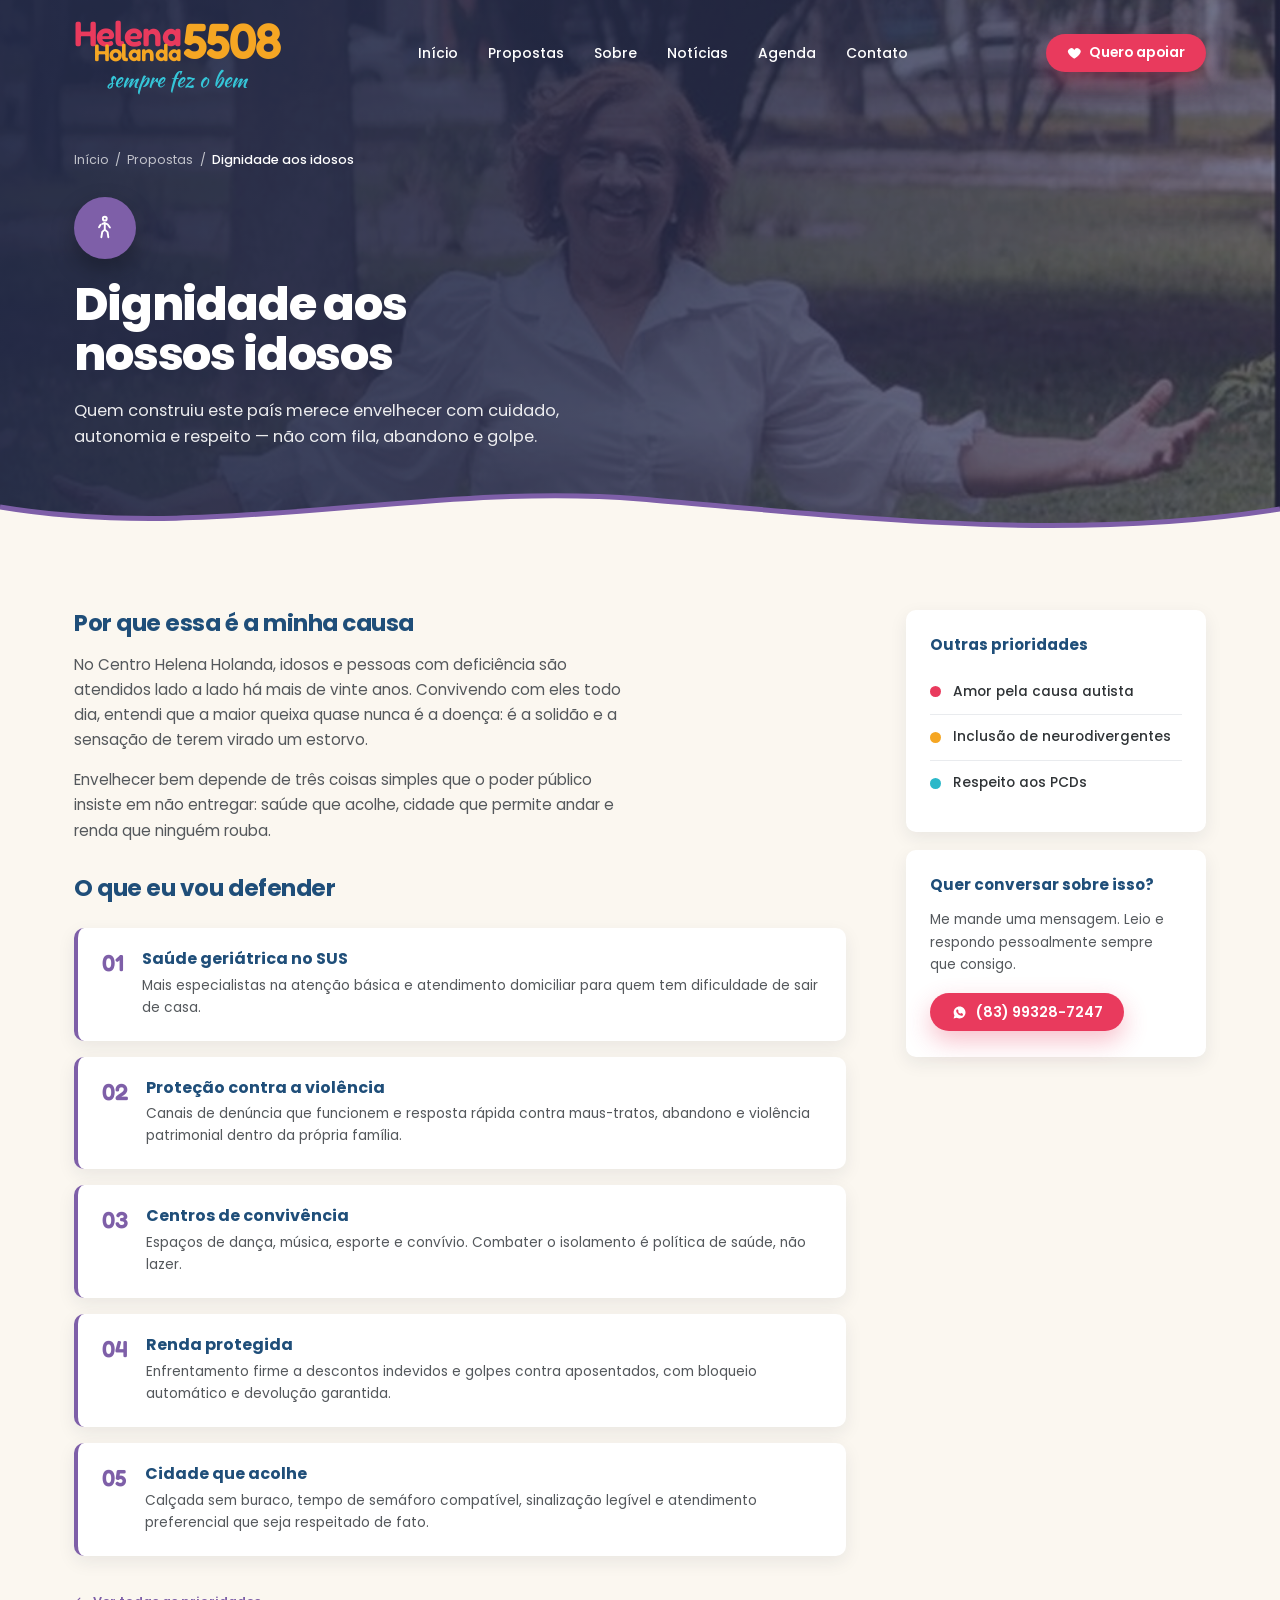
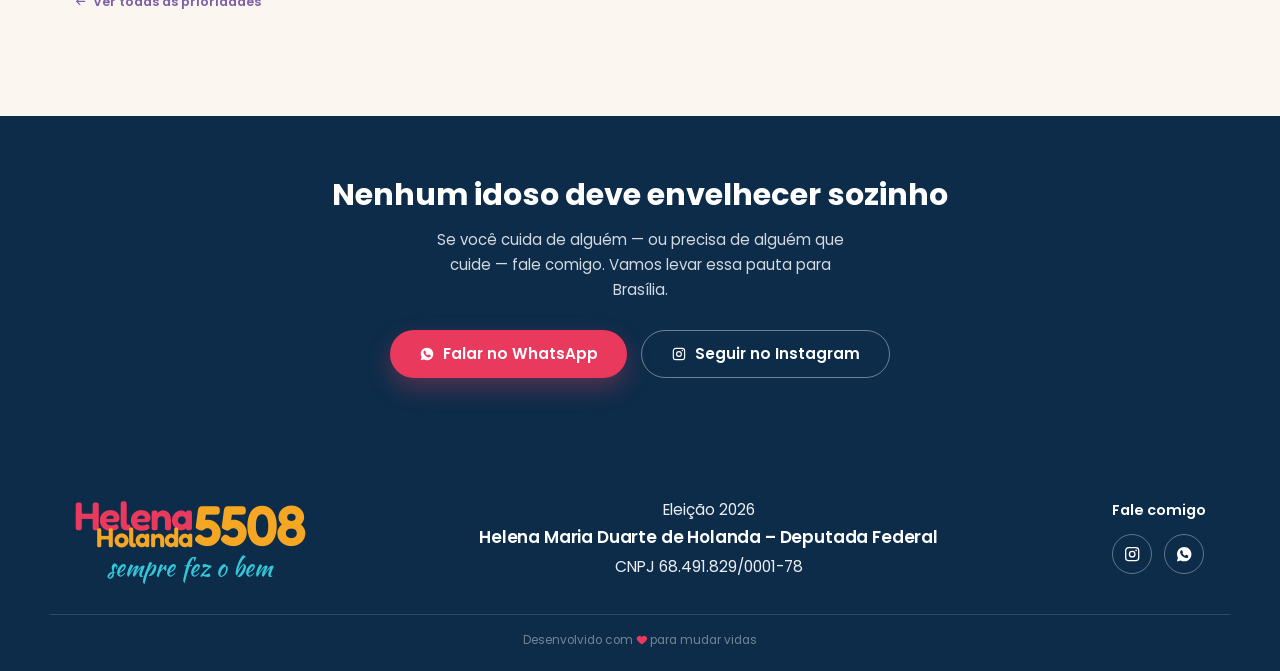
<file: idosos.html>
<!DOCTYPE html>
<html lang="pt-BR">
<head>
<meta charset="UTF-8">
<meta name="viewport" content="width=device-width, initial-scale=1">
<title>Dignidade aos idosos — Helena Holanda 5508</title>
<meta name="description" content="Propostas de Helena Holanda 5508 para saúde, proteção, convivência e renda da pessoa idosa.">
<meta name="theme-color" content="#e93a5d">
<meta property="og:type" content="article">
<meta property="og:title" content="Dignidade aos idosos — Helena Holanda 5508">
<meta property="og:description" content="Propostas de Helena Holanda 5508 para saúde, proteção, convivência e renda da pessoa idosa.">
<meta property="og:image" content="assets/img/prioridade-4.jpg">
<link rel="preconnect" href="https://fonts.googleapis.com">
<link rel="preconnect" href="https://fonts.gstatic.com" crossorigin>
<link href="https://fonts.googleapis.com/css2?family=Fredoka:wght@500;600;700&family=Kaushan+Script&family=Poppins:wght@300;400;500;600;700;800&display=swap" rel="stylesheet">
<link rel="stylesheet" href="assets/css/style.css">
</head>
<body class="tema-purple">

<svg xmlns="http://www.w3.org/2000/svg" style="display:none">
  <symbol id="i-heart" viewBox="0 0 24 24"><path fill="currentColor" d="M12 21s-7.5-4.6-9.6-9A5.4 5.4 0 0 1 12 6.4 5.4 5.4 0 0 1 21.6 12c-2.1 4.4-9.6 9-9.6 9z"/></symbol>
  <symbol id="i-arrow" viewBox="0 0 24 24"><path fill="none" stroke="currentColor" stroke-width="2.2" stroke-linecap="round" stroke-linejoin="round" d="M4 12h15m-6-6 6 6-6 6"/></symbol>
  <symbol id="i-back" viewBox="0 0 24 24"><path fill="none" stroke="currentColor" stroke-width="2.2" stroke-linecap="round" stroke-linejoin="round" d="M20 12H5m6-6-6 6 6 6"/></symbol>
  <symbol id="i-puzzle" viewBox="0 0 24 24"><path fill="currentColor" d="M5 5h4.5a2.6 2.6 0 0 1 5 0H19v4.5a2.6 2.6 0 0 0 0 5V19h-4.5a2.6 2.6 0 0 0-5 0H5v-4.5a2.6 2.6 0 0 1 0-5V5Z"/></symbol>
  <symbol id="i-infinity" viewBox="0 0 24 24"><path fill="none" stroke="currentColor" stroke-width="2" stroke-linecap="round" d="M12 12c-1.5-2.5-3-3.5-4.6-3.5a3.5 3.5 0 0 0 0 7c1.6 0 3.1-1 4.6-3.5s3-3.5 4.6-3.5a3.5 3.5 0 0 1 0 7c-1.6 0-3.1-1-4.6-3.5Z"/></symbol>
  <symbol id="i-wheelchair" viewBox="0 0 24 24"><path fill="none" stroke="currentColor" stroke-width="1.8" stroke-linecap="round" stroke-linejoin="round" d="M11 5.6a1.7 1.7 0 1 0 0-3.4 1.7 1.7 0 0 0 0 3.4Zm-.4 2.1v5h4.6l2.6 5.1m-2.4 2.4a5.2 5.2 0 1 1-4.8-8.1M18.6 17.8h2.2"/></symbol>
  <symbol id="i-elderly" viewBox="0 0 24 24"><path fill="none" stroke="currentColor" stroke-width="1.8" stroke-linecap="round" stroke-linejoin="round" d="M12 5.2a1.8 1.8 0 1 0 0-3.6 1.8 1.8 0 0 0 0 3.6Zm-2.3 3.1L12 7.5l2.6 1.2 2.2 3M12 7.5v6.2m0 0-2.4 2.1-.8 5m3.2-7.1 2.6 2.4.7 4.7M6.6 11.4 8 9.2"/></symbol>
  <symbol id="i-star" viewBox="0 0 24 24"><path fill="currentColor" d="m12 2.6 2.9 5.9 6.5.9-4.7 4.6 1.1 6.4-5.8-3-5.8 3 1.1-6.4L2.6 9.4l6.5-.9L12 2.6Z"/></symbol>
  <symbol id="i-instagram" viewBox="0 0 24 24"><path fill="none" stroke="currentColor" stroke-width="1.7" d="M7.2 3.5h9.6a3.7 3.7 0 0 1 3.7 3.7v9.6a3.7 3.7 0 0 1-3.7 3.7H7.2a3.7 3.7 0 0 1-3.7-3.7V7.2a3.7 3.7 0 0 1 3.7-3.7Z"/><circle cx="12" cy="12" r="3.6" fill="none" stroke="currentColor" stroke-width="1.7"/><circle cx="17.1" cy="6.9" r="1.1" fill="currentColor"/></symbol>
  <symbol id="i-whatsapp" viewBox="0 0 24 24"><path fill="currentColor" d="M12.04 2.5c-5.2 0-9.42 4.22-9.42 9.42 0 1.66.44 3.28 1.27 4.71L2.5 21.5l4.99-1.3a9.4 9.4 0 0 0 4.55 1.16h.01c5.2 0 9.42-4.22 9.42-9.42s-4.23-9.44-9.43-9.44Zm5.49 13.3c-.23.65-1.36 1.25-1.87 1.29-.5.05-.96.23-3.25-.68-2.74-1.08-4.47-3.9-4.6-4.08-.14-.18-1.1-1.46-1.1-2.79s.7-1.98.95-2.25c.25-.27.54-.34.72-.34l.52.01c.17 0 .39-.06.61.47l.83 2.02c.07.14.11.3.02.48l-.32.53c-.1.13-.22.27-.09.53.14.25.6 1 1.29 1.62.89.79 1.64 1.04 1.88 1.16.23.13.37.11.5-.07l.72-.84c.16-.22.33-.18.56-.1l2 .95c.23.11.39.17.45.27.05.09.05.58-.18 1.23Z"/></symbol>
</svg>

<header class="header is-stuck" id="header">
  <div class="container header__inner">

    <a href="index.html" class="logo logo--sm" aria-label="Helena Holanda 5508 — sempre fez o bem">
      <span class="logo__name">Helena</span>
      <span class="logo__num">5508</span>
      <span class="logo__sur">Holanda</span>
      <span class="logo__slogan">sempre fez o bem</span>
    </a>

    <nav class="nav" id="nav">
      <a href="index.html#inicio" class="nav__link">Início</a>
      <a href="index.html#propostas" class="nav__link">Propostas</a>
      <a href="historia.html" class="nav__link">Sobre</a>
      <a href="https://www.instagram.com/helenaholandahh/" class="nav__link" target="_blank" rel="noopener">Notícias</a>
      <a href="https://www.instagram.com/helenaholandahh/" class="nav__link" target="_blank" rel="noopener">Agenda</a>
      <a href="index.html#contato" class="nav__link">Contato</a>
      <a href="https://wa.me/5583993287247?text=Ol%C3%A1%2C%20Helena!%20Quero%20apoiar%20a%20sua%20campanha%205508." class="btn btn--pink nav__cta" target="_blank" rel="noopener">
        <svg class="ico"><use href="#i-heart"></use></svg> Quero apoiar
      </a>
    </nav>

    <a href="https://wa.me/5583993287247?text=Ol%C3%A1%2C%20Helena!%20Quero%20apoiar%20a%20sua%20campanha%205508." class="btn btn--pink header__cta" target="_blank" rel="noopener">
      <svg class="ico"><use href="#i-heart"></use></svg> Quero apoiar
    </a>

    <button class="burger" id="burger" aria-label="Abrir menu" aria-expanded="false" aria-controls="nav">
      <span></span><span></span><span></span>
    </button>

  </div>
</header>

<main>

<section class="page-hero">
  <div class="page-hero__bg" style="background-image:url('assets/img/prioridade-4.jpg')"></div>
  <div class="page-hero__veil"></div>
  <div class="page-hero__tint"></div>

  <div class="container">
    <nav class="crumb" aria-label="Você está aqui">
      <a href="index.html">Início</a> <span>/</span>
      <a href="index.html#propostas">Propostas</a> <span>/</span> <em>Dignidade aos idosos</em>
    </nav>
    <span class="page-hero__badge"><svg class="ico"><use href="#i-elderly"></use></svg></span>
    <h1>Dignidade aos nossos idosos</h1>
    <p class="page-hero__lead">Quem construiu este país merece envelhecer com cuidado, autonomia e respeito — não com fila, abandono e golpe.</p>
  </div>

  <div class="wave wave--page" aria-hidden="true">
    <svg viewBox="0 0 1440 70" preserveAspectRatio="none">
      <path class="wave__fill" d="M0,30 C240,66 480,4 720,22 C960,40 1200,66 1440,32 L1440,70 L0,70 Z"/>
      <path class="wave__line" d="M0,30 C240,66 480,4 720,22 C960,40 1200,66 1440,32" fill="none" stroke-width="5"/>
    </svg>
  </div>
</section>

<section class="section page-body">
  <div class="container page-grid">
    <article class="reveal">
      <h2>Por que essa é a minha causa</h2>
      <p>No Centro Helena Holanda, idosos e pessoas com deficiência são atendidos lado a lado há mais de vinte anos. Convivendo com eles todo dia, entendi que a maior queixa quase nunca é a doença: é a solidão e a sensação de terem virado um estorvo.</p>
      <p>Envelhecer bem depende de três coisas simples que o poder público insiste em não entregar: saúde que acolhe, cidade que permite andar e renda que ninguém rouba.</p>
      <h2>O que eu vou defender</h2>
      <ol class="propostas">
        <li><div><h3>Saúde geriátrica no SUS</h3><p>Mais especialistas na atenção básica e atendimento domiciliar para quem tem dificuldade de sair de casa.</p></div></li>
        <li><div><h3>Proteção contra a violência</h3><p>Canais de denúncia que funcionem e resposta rápida contra maus-tratos, abandono e violência patrimonial dentro da própria família.</p></div></li>
        <li><div><h3>Centros de convivência</h3><p>Espaços de dança, música, esporte e convívio. Combater o isolamento é política de saúde, não lazer.</p></div></li>
        <li><div><h3>Renda protegida</h3><p>Enfrentamento firme a descontos indevidos e golpes contra aposentados, com bloqueio automático e devolução garantida.</p></div></li>
        <li><div><h3>Cidade que acolhe</h3><p>Calçada sem buraco, tempo de semáforo compatível, sinalização legível e atendimento preferencial que seja respeitado de fato.</p></div></li>
      </ol>
      <p style="margin-top:34px"><a href="index.html#propostas" class="card__link" style="--c:var(--purple)"><svg class="ico"><use href="#i-back"></use></svg> Ver todas as prioridades</a></p>
    </article>

    <aside class="aside reveal">
      <div class="aside-card">
        <h3>Outras prioridades</h3>
        <div class="aside-links">
          <a href="causa-autista.html" style="--dot:var(--pink)"><span class="dot"></span>Amor pela causa autista</a>
          <a href="neurodivergentes.html" style="--dot:var(--orange)"><span class="dot"></span>Inclusão de neurodivergentes</a>
          <a href="pcds.html" style="--dot:var(--teal)"><span class="dot"></span>Respeito aos PCDs</a>
        </div>
      </div>
      <div class="aside-card">
        <h3>Quer conversar sobre isso?</h3>
        <p>Me mande uma mensagem. Leio e respondo pessoalmente sempre que consigo.</p>
        <a href="https://wa.me/5583993287247" class="btn btn--pink" target="_blank" rel="noopener"><svg class="ico"><use href="#i-whatsapp"></use></svg> (83) 99328-7247</a>
      </div>
    </aside>
  </div>
</section>

<section class="page-cta">
  <div class="container">
    <h2>Nenhum idoso deve envelhecer sozinho</h2>
    <p>Se você cuida de alguém — ou precisa de alguém que cuide — fale comigo. Vamos levar essa pauta para Brasília.</p>
    <div class="page-cta__acoes">
      <a href="https://wa.me/5583993287247?text=Ol%C3%A1%2C%20Helena!%20Quero%20apoiar%20a%20sua%20campanha%205508." class="btn btn--pink btn--lg" target="_blank" rel="noopener">
        <svg class="ico"><use href="#i-whatsapp"></use></svg> Falar no WhatsApp
      </a>
      <a href="https://www.instagram.com/helenaholandahh/" class="btn btn--outline btn--lg" target="_blank" rel="noopener">
        <svg class="ico"><use href="#i-instagram"></use></svg> Seguir no Instagram
      </a>
    </div>
  </div>
</section>

</main>

<footer class="footer" id="contato">
  <div class="container footer__grid">

    <div class="footer__brand">
      <div class="logo logo--footer">
        <span class="logo__name">Helena</span>
      <span class="logo__num">5508</span>
      <span class="logo__sur">Holanda</span>
      <span class="logo__slogan">sempre fez o bem</span>
      </div>
    </div>


    <p class="footer__legal">
      <span>Eleição 2026</span>
      <strong>Helena Maria Duarte de Holanda &ndash; Deputada Federal</strong>
      <span>CNPJ 68.491.829/0001-78</span>
    </p>

    <div class="footer__social">
      <h3 class="footer__title">Fale comigo</h3>
      <div class="social">
        <a href="https://www.instagram.com/helenaholandahh/" target="_blank" rel="noopener" aria-label="Instagram de Helena Holanda"><svg class="ico"><use href="#i-instagram"></use></svg></a>
        <a href="https://wa.me/5583993287247" target="_blank" rel="noopener" aria-label="WhatsApp (83) 99328-7247"><svg class="ico"><use href="#i-whatsapp"></use></svg></a>
      </div>
    </div>

  </div>

  <div class="container footer__bottom">
    <p class="footer__credito">Desenvolvido com <svg class="ico c-pink"><use href="#i-heart"></use></svg> para mudar vidas</p>
  </div>
</footer>

<script src="assets/js/main.js"></script>
</body>
</html>
</file>
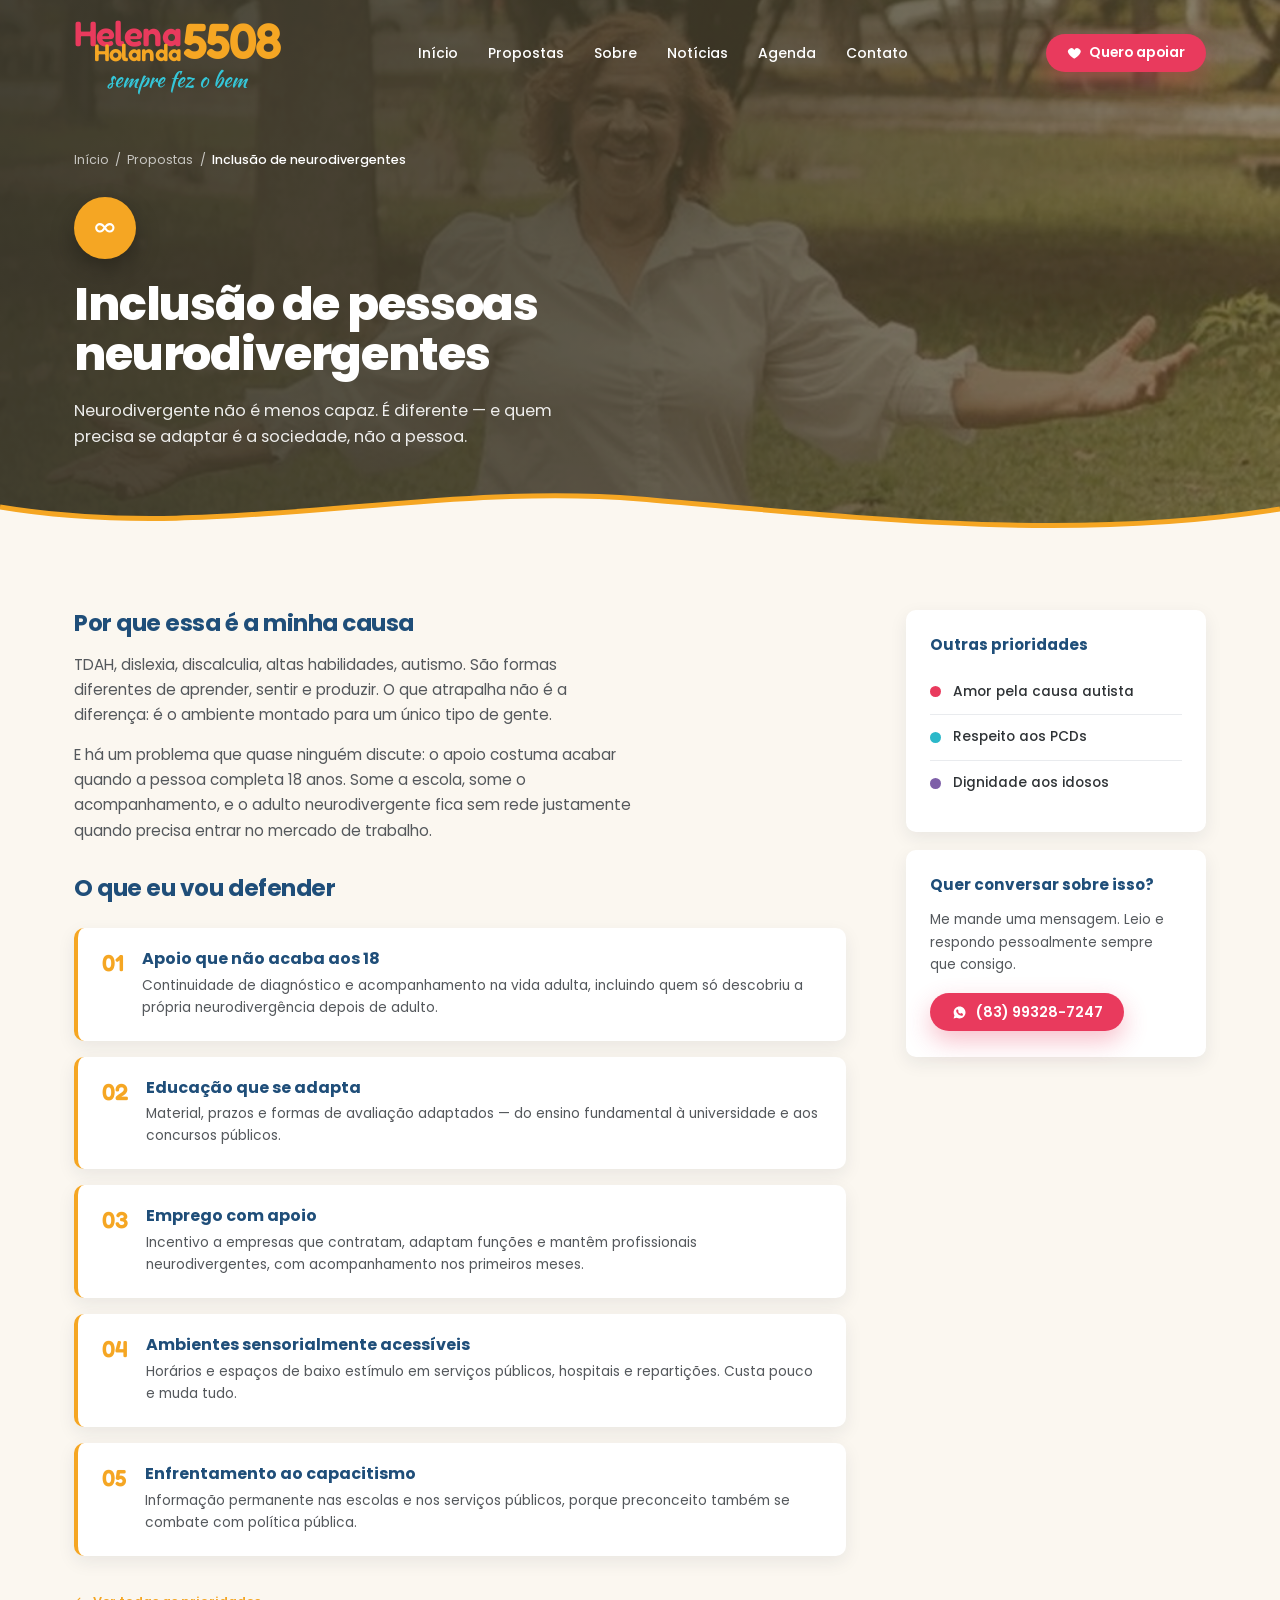
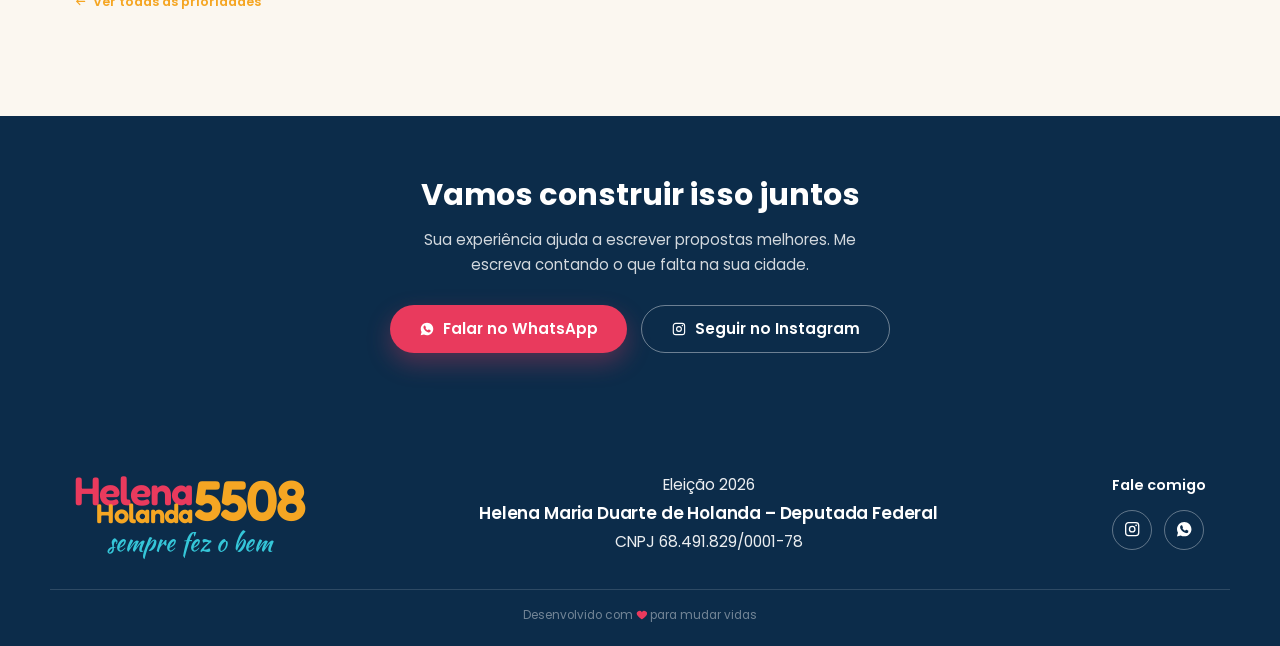
<file: neurodivergentes.html>
<!DOCTYPE html>
<html lang="pt-BR">
<head>
<meta charset="UTF-8">
<meta name="viewport" content="width=device-width, initial-scale=1">
<title>Inclusão de neurodivergentes — Helena Holanda 5508</title>
<meta name="description" content="Propostas de Helena Holanda 5508 para educação, trabalho e saúde de pessoas neurodivergentes.">
<meta name="theme-color" content="#e93a5d">
<meta property="og:type" content="article">
<meta property="og:title" content="Inclusão de neurodivergentes — Helena Holanda 5508">
<meta property="og:description" content="Propostas de Helena Holanda 5508 para educação, trabalho e saúde de pessoas neurodivergentes.">
<meta property="og:image" content="assets/img/prioridade-2.jpg">
<link rel="preconnect" href="https://fonts.googleapis.com">
<link rel="preconnect" href="https://fonts.gstatic.com" crossorigin>
<link href="https://fonts.googleapis.com/css2?family=Fredoka:wght@500;600;700&family=Kaushan+Script&family=Poppins:wght@300;400;500;600;700;800&display=swap" rel="stylesheet">
<link rel="stylesheet" href="assets/css/style.css">
</head>
<body class="tema-orange">

<svg xmlns="http://www.w3.org/2000/svg" style="display:none">
  <symbol id="i-heart" viewBox="0 0 24 24"><path fill="currentColor" d="M12 21s-7.5-4.6-9.6-9A5.4 5.4 0 0 1 12 6.4 5.4 5.4 0 0 1 21.6 12c-2.1 4.4-9.6 9-9.6 9z"/></symbol>
  <symbol id="i-arrow" viewBox="0 0 24 24"><path fill="none" stroke="currentColor" stroke-width="2.2" stroke-linecap="round" stroke-linejoin="round" d="M4 12h15m-6-6 6 6-6 6"/></symbol>
  <symbol id="i-back" viewBox="0 0 24 24"><path fill="none" stroke="currentColor" stroke-width="2.2" stroke-linecap="round" stroke-linejoin="round" d="M20 12H5m6-6-6 6 6 6"/></symbol>
  <symbol id="i-puzzle" viewBox="0 0 24 24"><path fill="currentColor" d="M5 5h4.5a2.6 2.6 0 0 1 5 0H19v4.5a2.6 2.6 0 0 0 0 5V19h-4.5a2.6 2.6 0 0 0-5 0H5v-4.5a2.6 2.6 0 0 1 0-5V5Z"/></symbol>
  <symbol id="i-infinity" viewBox="0 0 24 24"><path fill="none" stroke="currentColor" stroke-width="2" stroke-linecap="round" d="M12 12c-1.5-2.5-3-3.5-4.6-3.5a3.5 3.5 0 0 0 0 7c1.6 0 3.1-1 4.6-3.5s3-3.5 4.6-3.5a3.5 3.5 0 0 1 0 7c-1.6 0-3.1-1-4.6-3.5Z"/></symbol>
  <symbol id="i-wheelchair" viewBox="0 0 24 24"><path fill="none" stroke="currentColor" stroke-width="1.8" stroke-linecap="round" stroke-linejoin="round" d="M11 5.6a1.7 1.7 0 1 0 0-3.4 1.7 1.7 0 0 0 0 3.4Zm-.4 2.1v5h4.6l2.6 5.1m-2.4 2.4a5.2 5.2 0 1 1-4.8-8.1M18.6 17.8h2.2"/></symbol>
  <symbol id="i-elderly" viewBox="0 0 24 24"><path fill="none" stroke="currentColor" stroke-width="1.8" stroke-linecap="round" stroke-linejoin="round" d="M12 5.2a1.8 1.8 0 1 0 0-3.6 1.8 1.8 0 0 0 0 3.6Zm-2.3 3.1L12 7.5l2.6 1.2 2.2 3M12 7.5v6.2m0 0-2.4 2.1-.8 5m3.2-7.1 2.6 2.4.7 4.7M6.6 11.4 8 9.2"/></symbol>
  <symbol id="i-star" viewBox="0 0 24 24"><path fill="currentColor" d="m12 2.6 2.9 5.9 6.5.9-4.7 4.6 1.1 6.4-5.8-3-5.8 3 1.1-6.4L2.6 9.4l6.5-.9L12 2.6Z"/></symbol>
  <symbol id="i-instagram" viewBox="0 0 24 24"><path fill="none" stroke="currentColor" stroke-width="1.7" d="M7.2 3.5h9.6a3.7 3.7 0 0 1 3.7 3.7v9.6a3.7 3.7 0 0 1-3.7 3.7H7.2a3.7 3.7 0 0 1-3.7-3.7V7.2a3.7 3.7 0 0 1 3.7-3.7Z"/><circle cx="12" cy="12" r="3.6" fill="none" stroke="currentColor" stroke-width="1.7"/><circle cx="17.1" cy="6.9" r="1.1" fill="currentColor"/></symbol>
  <symbol id="i-whatsapp" viewBox="0 0 24 24"><path fill="currentColor" d="M12.04 2.5c-5.2 0-9.42 4.22-9.42 9.42 0 1.66.44 3.28 1.27 4.71L2.5 21.5l4.99-1.3a9.4 9.4 0 0 0 4.55 1.16h.01c5.2 0 9.42-4.22 9.42-9.42s-4.23-9.44-9.43-9.44Zm5.49 13.3c-.23.65-1.36 1.25-1.87 1.29-.5.05-.96.23-3.25-.68-2.74-1.08-4.47-3.9-4.6-4.08-.14-.18-1.1-1.46-1.1-2.79s.7-1.98.95-2.25c.25-.27.54-.34.72-.34l.52.01c.17 0 .39-.06.61.47l.83 2.02c.07.14.11.3.02.48l-.32.53c-.1.13-.22.27-.09.53.14.25.6 1 1.29 1.62.89.79 1.64 1.04 1.88 1.16.23.13.37.11.5-.07l.72-.84c.16-.22.33-.18.56-.1l2 .95c.23.11.39.17.45.27.05.09.05.58-.18 1.23Z"/></symbol>
</svg>

<header class="header is-stuck" id="header">
  <div class="container header__inner">

    <a href="index.html" class="logo logo--sm" aria-label="Helena Holanda 5508 — sempre fez o bem">
      <span class="logo__name">Helena</span>
      <span class="logo__num">5508</span>
      <span class="logo__sur">Holanda</span>
      <span class="logo__slogan">sempre fez o bem</span>
    </a>

    <nav class="nav" id="nav">
      <a href="index.html#inicio" class="nav__link">Início</a>
      <a href="index.html#propostas" class="nav__link">Propostas</a>
      <a href="historia.html" class="nav__link">Sobre</a>
      <a href="https://www.instagram.com/helenaholandahh/" class="nav__link" target="_blank" rel="noopener">Notícias</a>
      <a href="https://www.instagram.com/helenaholandahh/" class="nav__link" target="_blank" rel="noopener">Agenda</a>
      <a href="index.html#contato" class="nav__link">Contato</a>
      <a href="https://wa.me/5583993287247?text=Ol%C3%A1%2C%20Helena!%20Quero%20apoiar%20a%20sua%20campanha%205508." class="btn btn--pink nav__cta" target="_blank" rel="noopener">
        <svg class="ico"><use href="#i-heart"></use></svg> Quero apoiar
      </a>
    </nav>

    <a href="https://wa.me/5583993287247?text=Ol%C3%A1%2C%20Helena!%20Quero%20apoiar%20a%20sua%20campanha%205508." class="btn btn--pink header__cta" target="_blank" rel="noopener">
      <svg class="ico"><use href="#i-heart"></use></svg> Quero apoiar
    </a>

    <button class="burger" id="burger" aria-label="Abrir menu" aria-expanded="false" aria-controls="nav">
      <span></span><span></span><span></span>
    </button>

  </div>
</header>

<main>

<section class="page-hero">
  <div class="page-hero__bg" style="background-image:url('assets/img/prioridade-2.jpg')"></div>
  <div class="page-hero__veil"></div>
  <div class="page-hero__tint"></div>

  <div class="container">
    <nav class="crumb" aria-label="Você está aqui">
      <a href="index.html">Início</a> <span>/</span>
      <a href="index.html#propostas">Propostas</a> <span>/</span> <em>Inclusão de neurodivergentes</em>
    </nav>
    <span class="page-hero__badge"><svg class="ico"><use href="#i-infinity"></use></svg></span>
    <h1>Inclusão de pessoas neurodivergentes</h1>
    <p class="page-hero__lead">Neurodivergente não é menos capaz. É diferente — e quem precisa se adaptar é a sociedade, não a pessoa.</p>
  </div>

  <div class="wave wave--page" aria-hidden="true">
    <svg viewBox="0 0 1440 70" preserveAspectRatio="none">
      <path class="wave__fill" d="M0,30 C240,66 480,4 720,22 C960,40 1200,66 1440,32 L1440,70 L0,70 Z"/>
      <path class="wave__line" d="M0,30 C240,66 480,4 720,22 C960,40 1200,66 1440,32" fill="none" stroke-width="5"/>
    </svg>
  </div>
</section>

<section class="section page-body">
  <div class="container page-grid">
    <article class="reveal">
      <h2>Por que essa é a minha causa</h2>
      <p>TDAH, dislexia, discalculia, altas habilidades, autismo. São formas diferentes de aprender, sentir e produzir. O que atrapalha não é a diferença: é o ambiente montado para um único tipo de gente.</p>
      <p>E há um problema que quase ninguém discute: o apoio costuma acabar quando a pessoa completa 18 anos. Some a escola, some o acompanhamento, e o adulto neurodivergente fica sem rede justamente quando precisa entrar no mercado de trabalho.</p>
      <h2>O que eu vou defender</h2>
      <ol class="propostas">
        <li><div><h3>Apoio que não acaba aos 18</h3><p>Continuidade de diagnóstico e acompanhamento na vida adulta, incluindo quem só descobriu a própria neurodivergência depois de adulto.</p></div></li>
        <li><div><h3>Educação que se adapta</h3><p>Material, prazos e formas de avaliação adaptados — do ensino fundamental à universidade e aos concursos públicos.</p></div></li>
        <li><div><h3>Emprego com apoio</h3><p>Incentivo a empresas que contratam, adaptam funções e mantêm profissionais neurodivergentes, com acompanhamento nos primeiros meses.</p></div></li>
        <li><div><h3>Ambientes sensorialmente acessíveis</h3><p>Horários e espaços de baixo estímulo em serviços públicos, hospitais e repartições. Custa pouco e muda tudo.</p></div></li>
        <li><div><h3>Enfrentamento ao capacitismo</h3><p>Informação permanente nas escolas e nos serviços públicos, porque preconceito também se combate com política pública.</p></div></li>
      </ol>
      <p style="margin-top:34px"><a href="index.html#propostas" class="card__link" style="--c:var(--orange)"><svg class="ico"><use href="#i-back"></use></svg> Ver todas as prioridades</a></p>
    </article>

    <aside class="aside reveal">
      <div class="aside-card">
        <h3>Outras prioridades</h3>
        <div class="aside-links">
          <a href="causa-autista.html" style="--dot:var(--pink)"><span class="dot"></span>Amor pela causa autista</a>
          <a href="pcds.html" style="--dot:var(--teal)"><span class="dot"></span>Respeito aos PCDs</a>
          <a href="idosos.html" style="--dot:var(--purple)"><span class="dot"></span>Dignidade aos idosos</a>
        </div>
      </div>
      <div class="aside-card">
        <h3>Quer conversar sobre isso?</h3>
        <p>Me mande uma mensagem. Leio e respondo pessoalmente sempre que consigo.</p>
        <a href="https://wa.me/5583993287247" class="btn btn--pink" target="_blank" rel="noopener"><svg class="ico"><use href="#i-whatsapp"></use></svg> (83) 99328-7247</a>
      </div>
    </aside>
  </div>
</section>

<section class="page-cta">
  <div class="container">
    <h2>Vamos construir isso juntos</h2>
    <p>Sua experiência ajuda a escrever propostas melhores. Me escreva contando o que falta na sua cidade.</p>
    <div class="page-cta__acoes">
      <a href="https://wa.me/5583993287247?text=Ol%C3%A1%2C%20Helena!%20Quero%20apoiar%20a%20sua%20campanha%205508." class="btn btn--pink btn--lg" target="_blank" rel="noopener">
        <svg class="ico"><use href="#i-whatsapp"></use></svg> Falar no WhatsApp
      </a>
      <a href="https://www.instagram.com/helenaholandahh/" class="btn btn--outline btn--lg" target="_blank" rel="noopener">
        <svg class="ico"><use href="#i-instagram"></use></svg> Seguir no Instagram
      </a>
    </div>
  </div>
</section>

</main>

<footer class="footer" id="contato">
  <div class="container footer__grid">

    <div class="footer__brand">
      <div class="logo logo--footer">
        <span class="logo__name">Helena</span>
      <span class="logo__num">5508</span>
      <span class="logo__sur">Holanda</span>
      <span class="logo__slogan">sempre fez o bem</span>
      </div>
    </div>


    <p class="footer__legal">
      <span>Eleição 2026</span>
      <strong>Helena Maria Duarte de Holanda &ndash; Deputada Federal</strong>
      <span>CNPJ 68.491.829/0001-78</span>
    </p>

    <div class="footer__social">
      <h3 class="footer__title">Fale comigo</h3>
      <div class="social">
        <a href="https://www.instagram.com/helenaholandahh/" target="_blank" rel="noopener" aria-label="Instagram de Helena Holanda"><svg class="ico"><use href="#i-instagram"></use></svg></a>
        <a href="https://wa.me/5583993287247" target="_blank" rel="noopener" aria-label="WhatsApp (83) 99328-7247"><svg class="ico"><use href="#i-whatsapp"></use></svg></a>
      </div>
    </div>

  </div>

  <div class="container footer__bottom">
    <p class="footer__credito">Desenvolvido com <svg class="ico c-pink"><use href="#i-heart"></use></svg> para mudar vidas</p>
  </div>
</footer>

<script src="assets/js/main.js"></script>
</body>
</html>
</file>
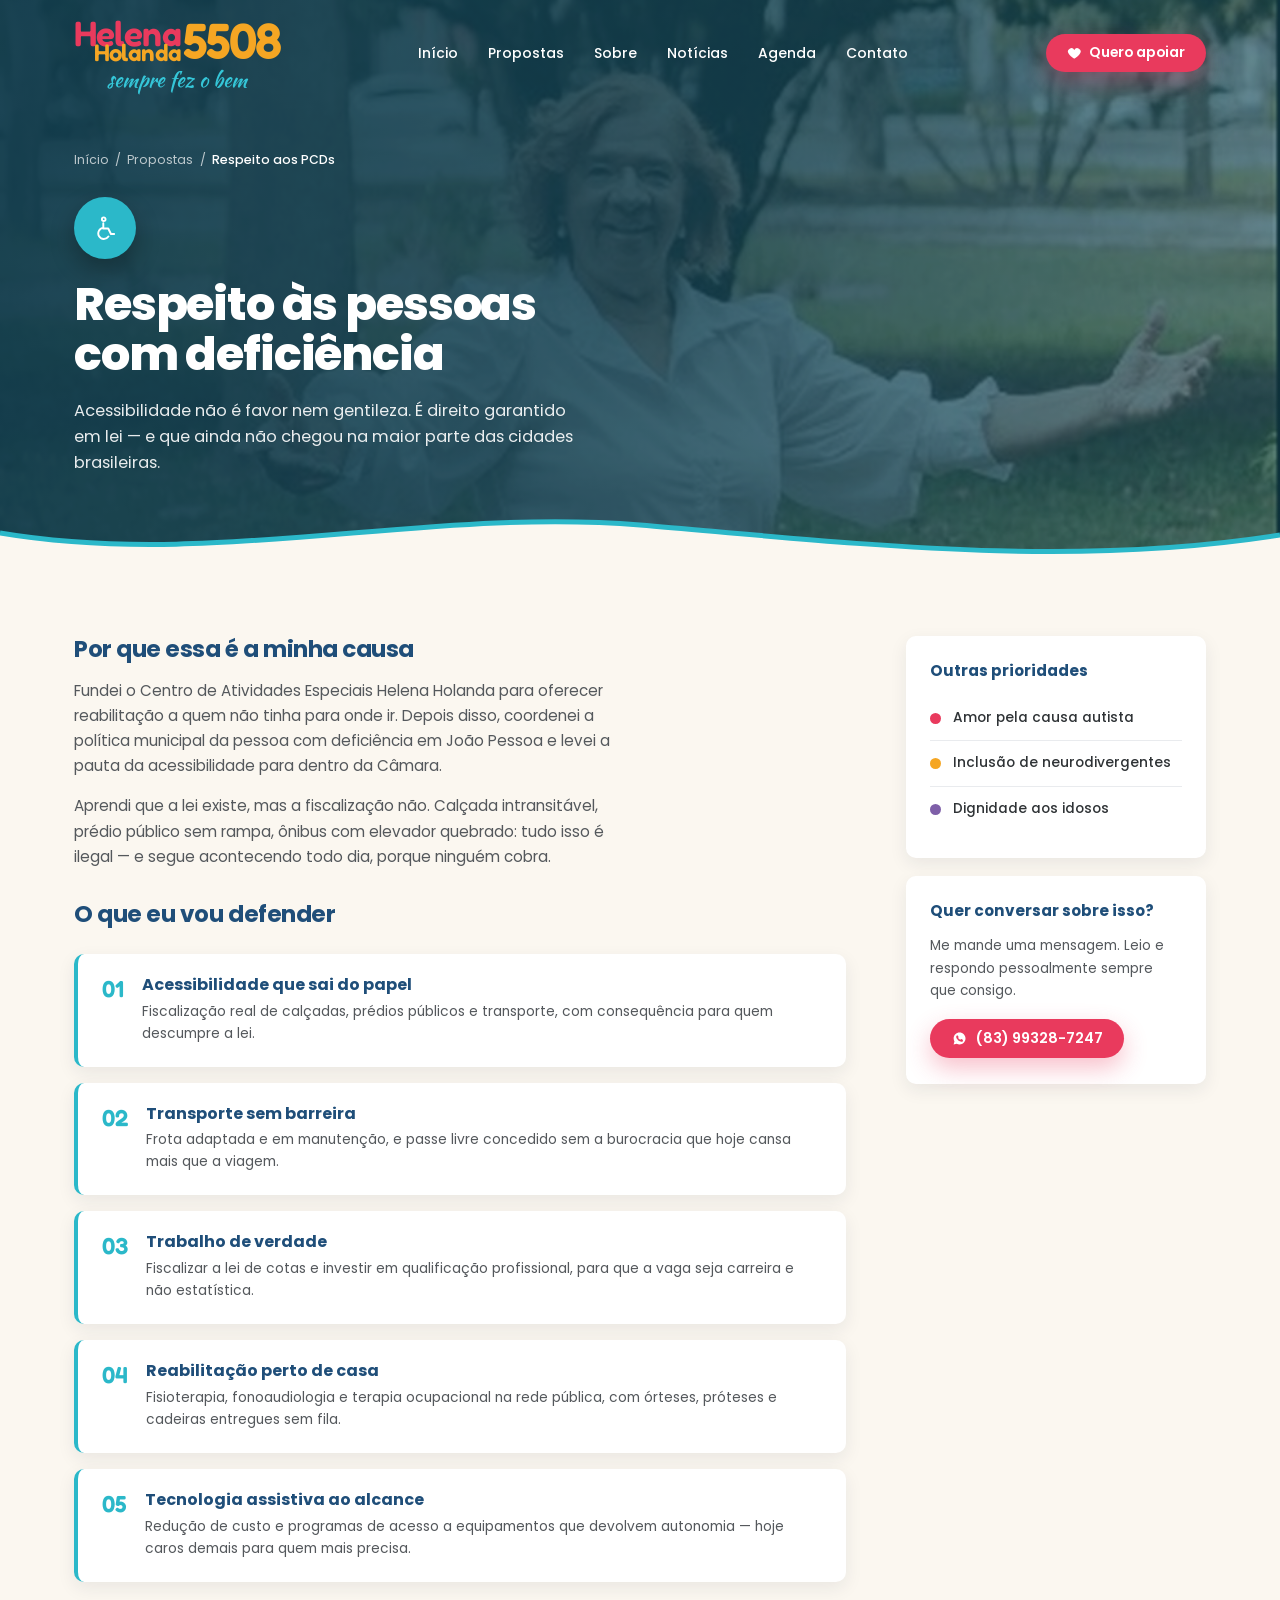
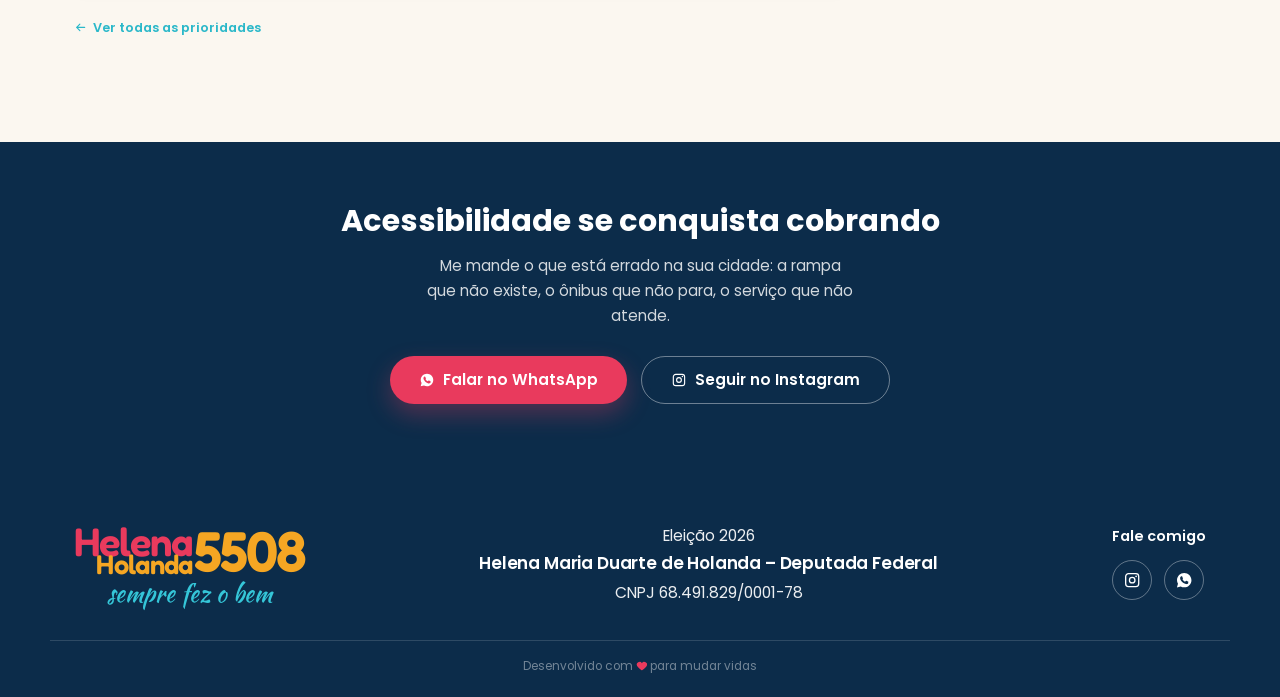
<file: pcds.html>
<!DOCTYPE html>
<html lang="pt-BR">
<head>
<meta charset="UTF-8">
<meta name="viewport" content="width=device-width, initial-scale=1">
<title>Respeito aos PCDs — Helena Holanda 5508</title>
<meta name="description" content="Propostas de Helena Holanda 5508 para acessibilidade, transporte, trabalho e reabilitação de pessoas com deficiência.">
<meta name="theme-color" content="#e93a5d">
<meta property="og:type" content="article">
<meta property="og:title" content="Respeito aos PCDs — Helena Holanda 5508">
<meta property="og:description" content="Propostas de Helena Holanda 5508 para acessibilidade, transporte, trabalho e reabilitação de pessoas com deficiência.">
<meta property="og:image" content="assets/img/prioridade-3.jpg">
<link rel="preconnect" href="https://fonts.googleapis.com">
<link rel="preconnect" href="https://fonts.gstatic.com" crossorigin>
<link href="https://fonts.googleapis.com/css2?family=Fredoka:wght@500;600;700&family=Kaushan+Script&family=Poppins:wght@300;400;500;600;700;800&display=swap" rel="stylesheet">
<link rel="stylesheet" href="assets/css/style.css">
</head>
<body class="tema-teal">

<svg xmlns="http://www.w3.org/2000/svg" style="display:none">
  <symbol id="i-heart" viewBox="0 0 24 24"><path fill="currentColor" d="M12 21s-7.5-4.6-9.6-9A5.4 5.4 0 0 1 12 6.4 5.4 5.4 0 0 1 21.6 12c-2.1 4.4-9.6 9-9.6 9z"/></symbol>
  <symbol id="i-arrow" viewBox="0 0 24 24"><path fill="none" stroke="currentColor" stroke-width="2.2" stroke-linecap="round" stroke-linejoin="round" d="M4 12h15m-6-6 6 6-6 6"/></symbol>
  <symbol id="i-back" viewBox="0 0 24 24"><path fill="none" stroke="currentColor" stroke-width="2.2" stroke-linecap="round" stroke-linejoin="round" d="M20 12H5m6-6-6 6 6 6"/></symbol>
  <symbol id="i-puzzle" viewBox="0 0 24 24"><path fill="currentColor" d="M5 5h4.5a2.6 2.6 0 0 1 5 0H19v4.5a2.6 2.6 0 0 0 0 5V19h-4.5a2.6 2.6 0 0 0-5 0H5v-4.5a2.6 2.6 0 0 1 0-5V5Z"/></symbol>
  <symbol id="i-infinity" viewBox="0 0 24 24"><path fill="none" stroke="currentColor" stroke-width="2" stroke-linecap="round" d="M12 12c-1.5-2.5-3-3.5-4.6-3.5a3.5 3.5 0 0 0 0 7c1.6 0 3.1-1 4.6-3.5s3-3.5 4.6-3.5a3.5 3.5 0 0 1 0 7c-1.6 0-3.1-1-4.6-3.5Z"/></symbol>
  <symbol id="i-wheelchair" viewBox="0 0 24 24"><path fill="none" stroke="currentColor" stroke-width="1.8" stroke-linecap="round" stroke-linejoin="round" d="M11 5.6a1.7 1.7 0 1 0 0-3.4 1.7 1.7 0 0 0 0 3.4Zm-.4 2.1v5h4.6l2.6 5.1m-2.4 2.4a5.2 5.2 0 1 1-4.8-8.1M18.6 17.8h2.2"/></symbol>
  <symbol id="i-elderly" viewBox="0 0 24 24"><path fill="none" stroke="currentColor" stroke-width="1.8" stroke-linecap="round" stroke-linejoin="round" d="M12 5.2a1.8 1.8 0 1 0 0-3.6 1.8 1.8 0 0 0 0 3.6Zm-2.3 3.1L12 7.5l2.6 1.2 2.2 3M12 7.5v6.2m0 0-2.4 2.1-.8 5m3.2-7.1 2.6 2.4.7 4.7M6.6 11.4 8 9.2"/></symbol>
  <symbol id="i-star" viewBox="0 0 24 24"><path fill="currentColor" d="m12 2.6 2.9 5.9 6.5.9-4.7 4.6 1.1 6.4-5.8-3-5.8 3 1.1-6.4L2.6 9.4l6.5-.9L12 2.6Z"/></symbol>
  <symbol id="i-instagram" viewBox="0 0 24 24"><path fill="none" stroke="currentColor" stroke-width="1.7" d="M7.2 3.5h9.6a3.7 3.7 0 0 1 3.7 3.7v9.6a3.7 3.7 0 0 1-3.7 3.7H7.2a3.7 3.7 0 0 1-3.7-3.7V7.2a3.7 3.7 0 0 1 3.7-3.7Z"/><circle cx="12" cy="12" r="3.6" fill="none" stroke="currentColor" stroke-width="1.7"/><circle cx="17.1" cy="6.9" r="1.1" fill="currentColor"/></symbol>
  <symbol id="i-whatsapp" viewBox="0 0 24 24"><path fill="currentColor" d="M12.04 2.5c-5.2 0-9.42 4.22-9.42 9.42 0 1.66.44 3.28 1.27 4.71L2.5 21.5l4.99-1.3a9.4 9.4 0 0 0 4.55 1.16h.01c5.2 0 9.42-4.22 9.42-9.42s-4.23-9.44-9.43-9.44Zm5.49 13.3c-.23.65-1.36 1.25-1.87 1.29-.5.05-.96.23-3.25-.68-2.74-1.08-4.47-3.9-4.6-4.08-.14-.18-1.1-1.46-1.1-2.79s.7-1.98.95-2.25c.25-.27.54-.34.72-.34l.52.01c.17 0 .39-.06.61.47l.83 2.02c.07.14.11.3.02.48l-.32.53c-.1.13-.22.27-.09.53.14.25.6 1 1.29 1.62.89.79 1.64 1.04 1.88 1.16.23.13.37.11.5-.07l.72-.84c.16-.22.33-.18.56-.1l2 .95c.23.11.39.17.45.27.05.09.05.58-.18 1.23Z"/></symbol>
</svg>

<header class="header is-stuck" id="header">
  <div class="container header__inner">

    <a href="index.html" class="logo logo--sm" aria-label="Helena Holanda 5508 — sempre fez o bem">
      <span class="logo__name">Helena</span>
      <span class="logo__num">5508</span>
      <span class="logo__sur">Holanda</span>
      <span class="logo__slogan">sempre fez o bem</span>
    </a>

    <nav class="nav" id="nav">
      <a href="index.html#inicio" class="nav__link">Início</a>
      <a href="index.html#propostas" class="nav__link">Propostas</a>
      <a href="historia.html" class="nav__link">Sobre</a>
      <a href="https://www.instagram.com/helenaholandahh/" class="nav__link" target="_blank" rel="noopener">Notícias</a>
      <a href="https://www.instagram.com/helenaholandahh/" class="nav__link" target="_blank" rel="noopener">Agenda</a>
      <a href="index.html#contato" class="nav__link">Contato</a>
      <a href="https://wa.me/5583993287247?text=Ol%C3%A1%2C%20Helena!%20Quero%20apoiar%20a%20sua%20campanha%205508." class="btn btn--pink nav__cta" target="_blank" rel="noopener">
        <svg class="ico"><use href="#i-heart"></use></svg> Quero apoiar
      </a>
    </nav>

    <a href="https://wa.me/5583993287247?text=Ol%C3%A1%2C%20Helena!%20Quero%20apoiar%20a%20sua%20campanha%205508." class="btn btn--pink header__cta" target="_blank" rel="noopener">
      <svg class="ico"><use href="#i-heart"></use></svg> Quero apoiar
    </a>

    <button class="burger" id="burger" aria-label="Abrir menu" aria-expanded="false" aria-controls="nav">
      <span></span><span></span><span></span>
    </button>

  </div>
</header>

<main>

<section class="page-hero">
  <div class="page-hero__bg" style="background-image:url('assets/img/prioridade-3.jpg')"></div>
  <div class="page-hero__veil"></div>
  <div class="page-hero__tint"></div>

  <div class="container">
    <nav class="crumb" aria-label="Você está aqui">
      <a href="index.html">Início</a> <span>/</span>
      <a href="index.html#propostas">Propostas</a> <span>/</span> <em>Respeito aos PCDs</em>
    </nav>
    <span class="page-hero__badge"><svg class="ico"><use href="#i-wheelchair"></use></svg></span>
    <h1>Respeito às pessoas com deficiência</h1>
    <p class="page-hero__lead">Acessibilidade não é favor nem gentileza. É direito garantido em lei — e que ainda não chegou na maior parte das cidades brasileiras.</p>
  </div>

  <div class="wave wave--page" aria-hidden="true">
    <svg viewBox="0 0 1440 70" preserveAspectRatio="none">
      <path class="wave__fill" d="M0,30 C240,66 480,4 720,22 C960,40 1200,66 1440,32 L1440,70 L0,70 Z"/>
      <path class="wave__line" d="M0,30 C240,66 480,4 720,22 C960,40 1200,66 1440,32" fill="none" stroke-width="5"/>
    </svg>
  </div>
</section>

<section class="section page-body">
  <div class="container page-grid">
    <article class="reveal">
      <h2>Por que essa é a minha causa</h2>
      <p>Fundei o Centro de Atividades Especiais Helena Holanda para oferecer reabilitação a quem não tinha para onde ir. Depois disso, coordenei a política municipal da pessoa com deficiência em João Pessoa e levei a pauta da acessibilidade para dentro da Câmara.</p>
      <p>Aprendi que a lei existe, mas a fiscalização não. Calçada intransitável, prédio público sem rampa, ônibus com elevador quebrado: tudo isso é ilegal — e segue acontecendo todo dia, porque ninguém cobra.</p>
      <h2>O que eu vou defender</h2>
      <ol class="propostas">
        <li><div><h3>Acessibilidade que sai do papel</h3><p>Fiscalização real de calçadas, prédios públicos e transporte, com consequência para quem descumpre a lei.</p></div></li>
        <li><div><h3>Transporte sem barreira</h3><p>Frota adaptada e em manutenção, e passe livre concedido sem a burocracia que hoje cansa mais que a viagem.</p></div></li>
        <li><div><h3>Trabalho de verdade</h3><p>Fiscalizar a lei de cotas e investir em qualificação profissional, para que a vaga seja carreira e não estatística.</p></div></li>
        <li><div><h3>Reabilitação perto de casa</h3><p>Fisioterapia, fonoaudiologia e terapia ocupacional na rede pública, com órteses, próteses e cadeiras entregues sem fila.</p></div></li>
        <li><div><h3>Tecnologia assistiva ao alcance</h3><p>Redução de custo e programas de acesso a equipamentos que devolvem autonomia — hoje caros demais para quem mais precisa.</p></div></li>
      </ol>
      <p style="margin-top:34px"><a href="index.html#propostas" class="card__link" style="--c:var(--teal)"><svg class="ico"><use href="#i-back"></use></svg> Ver todas as prioridades</a></p>
    </article>

    <aside class="aside reveal">
      <div class="aside-card">
        <h3>Outras prioridades</h3>
        <div class="aside-links">
          <a href="causa-autista.html" style="--dot:var(--pink)"><span class="dot"></span>Amor pela causa autista</a>
          <a href="neurodivergentes.html" style="--dot:var(--orange)"><span class="dot"></span>Inclusão de neurodivergentes</a>
          <a href="idosos.html" style="--dot:var(--purple)"><span class="dot"></span>Dignidade aos idosos</a>
        </div>
      </div>
      <div class="aside-card">
        <h3>Quer conversar sobre isso?</h3>
        <p>Me mande uma mensagem. Leio e respondo pessoalmente sempre que consigo.</p>
        <a href="https://wa.me/5583993287247" class="btn btn--pink" target="_blank" rel="noopener"><svg class="ico"><use href="#i-whatsapp"></use></svg> (83) 99328-7247</a>
      </div>
    </aside>
  </div>
</section>

<section class="page-cta">
  <div class="container">
    <h2>Acessibilidade se conquista cobrando</h2>
    <p>Me mande o que está errado na sua cidade: a rampa que não existe, o ônibus que não para, o serviço que não atende.</p>
    <div class="page-cta__acoes">
      <a href="https://wa.me/5583993287247?text=Ol%C3%A1%2C%20Helena!%20Quero%20apoiar%20a%20sua%20campanha%205508." class="btn btn--pink btn--lg" target="_blank" rel="noopener">
        <svg class="ico"><use href="#i-whatsapp"></use></svg> Falar no WhatsApp
      </a>
      <a href="https://www.instagram.com/helenaholandahh/" class="btn btn--outline btn--lg" target="_blank" rel="noopener">
        <svg class="ico"><use href="#i-instagram"></use></svg> Seguir no Instagram
      </a>
    </div>
  </div>
</section>

</main>

<footer class="footer" id="contato">
  <div class="container footer__grid">

    <div class="footer__brand">
      <div class="logo logo--footer">
        <span class="logo__name">Helena</span>
      <span class="logo__num">5508</span>
      <span class="logo__sur">Holanda</span>
      <span class="logo__slogan">sempre fez o bem</span>
      </div>
    </div>


    <p class="footer__legal">
      <span>Eleição 2026</span>
      <strong>Helena Maria Duarte de Holanda &ndash; Deputada Federal</strong>
      <span>CNPJ 68.491.829/0001-78</span>
    </p>

    <div class="footer__social">
      <h3 class="footer__title">Fale comigo</h3>
      <div class="social">
        <a href="https://www.instagram.com/helenaholandahh/" target="_blank" rel="noopener" aria-label="Instagram de Helena Holanda"><svg class="ico"><use href="#i-instagram"></use></svg></a>
        <a href="https://wa.me/5583993287247" target="_blank" rel="noopener" aria-label="WhatsApp (83) 99328-7247"><svg class="ico"><use href="#i-whatsapp"></use></svg></a>
      </div>
    </div>

  </div>

  <div class="container footer__bottom">
    <p class="footer__credito">Desenvolvido com <svg class="ico c-pink"><use href="#i-heart"></use></svg> para mudar vidas</p>
  </div>
</footer>

<script src="assets/js/main.js"></script>
</body>
</html>
</file>
<file: assets/css/style.css>
/* =========================================================
   Helena Holanda 5508 — landing page
   ========================================================= */

/* ---------- 1. Tokens ---------- */
:root{
  --pink:#e93a5d;
  --pink-dark:#cf2b4b;
  --orange:#f5a623;
  --teal:#2bb8c9;
  --teal-dark:#1fa3b4;
  --teal-logo:#35c6d8;   /* turquesa do slogan na marca */
  --purple:#7e5fa8;

  --navy:#1f4e79;
  --footer:#0c2c4a;
  --cream:#fbf7f0;
  --ink:#54585c;
  --ink-strong:#2f3336;

  --container:1180px;
  --radius:14px;
  --radius-sm:10px;

  --shadow-sm:0 6px 18px rgba(20,40,70,.08);
  --shadow-md:0 14px 34px rgba(20,40,70,.12);
  --ease:cubic-bezier(.22,.61,.36,1);

  --font:'Poppins',system-ui,-apple-system,'Segoe UI',sans-serif;
  --brand:'Fredoka','Poppins',sans-serif;   /* "Helena Holanda 5508" */
  --script:'Kaushan Script','Poppins',cursive; /* "sempre fez o bem" */
}

/* ---------- 2. Base ---------- */
*,*::before,*::after{box-sizing:border-box}

html{scroll-behavior:smooth;scroll-padding-top:90px}

body{
  margin:0;
  font-family:var(--font);
  font-size:16px;
  font-weight:400;
  line-height:1.65;
  color:var(--ink);
  background:var(--cream);
  -webkit-font-smoothing:antialiased;
  overflow-x:hidden;
}

img{max-width:100%;display:block}
ul,ol{margin:0;padding:0;list-style:none}
a{color:inherit;text-decoration:none}
p{margin:0 0 1em}
h1,h2,h3{margin:0;line-height:1.15;color:var(--navy);font-weight:700}

.container{
  width:100%;
  max-width:var(--container);
  margin-inline:auto;
  padding-inline:24px;
}

.section{padding:86px 0}

.c-pink{color:var(--pink)}
.c-orange{color:var(--orange)}

.ico{
  width:1em;height:1em;
  flex:none;
  fill:currentColor;
  vertical-align:-.12em;
}

/* ---------- 3. Tipografia de seção ---------- */
p.script{
  font-family:var(--script);
  font-weight:400;
  font-size:2.05rem;
  line-height:.95;
  max-width:none;
  margin:0 0 -.06em;
}
.script--pink{color:var(--pink)}
.script--white{color:#fff}

.title{
  font-size:clamp(1.7rem,2.6vw,2.15rem);
  font-weight:700;
  letter-spacing:-.02em;
  color:var(--navy);
}

.rule{
  display:block;
  width:66px;height:4px;
  margin:14px 0 22px;
  border-radius:4px;
  background:var(--orange);
}
.rule--center{margin-inline:auto}

.section__head{text-align:center;margin-bottom:52px}

/* ---------- 4. Botões ---------- */
.btn{
  display:inline-flex;
  align-items:center;
  gap:.55em;
  padding:.82em 1.5em;
  border:0;
  border-radius:999px;
  font:inherit;
  font-size:.9rem;
  font-weight:600;
  line-height:1;
  color:#fff;
  cursor:pointer;
  transition:transform .25s var(--ease),box-shadow .25s var(--ease),background .25s var(--ease);
}
.btn .ico{font-size:1.05em}

.btn--pink{
  background:var(--pink);
  box-shadow:0 10px 24px rgba(233,58,93,.32);
}
.btn--pink:hover{
  background:var(--pink-dark);
  transform:translateY(-2px);
  box-shadow:0 14px 30px rgba(233,58,93,.42);
}

.btn--lg{padding:1em 1.9em;font-size:.95rem}

.btn--ghost{
  background:transparent;
  border:1.6px solid rgba(255,255,255,.85);
  box-shadow:none;
}
.btn--ghost:hover{background:#fff;color:var(--teal-dark);transform:translateY(-2px)}

/* ---------- 5. Logo ---------- */
/* "Helena" rosa / "Holanda" âmbar sobreposto / "5508" âmbar / slogan turquesa */
.logo{
  display:inline-grid;
  grid-template-columns:auto auto;
  column-gap:.08em;
  line-height:1;
  font-size:15px;          /* escala mestre do logo */
  font-family:var(--brand);
  font-weight:600;
  white-space:nowrap;
}
.logo__name{
  grid-area:1/1;
  font-size:2.35em;
  letter-spacing:-.025em;
  color:var(--pink);
}
.logo__sur{
  grid-area:2/1;
  justify-self:start;
  margin:-.44em 0 0 .82em;
  font-size:1.6em;
  letter-spacing:-.025em;
  color:var(--orange);
}
.logo__num{
  grid-area:1/2/3/3;
  align-self:center;
  font-size:3.3em;
  letter-spacing:-.035em;
  color:var(--orange);
}
.logo__slogan{
  grid-area:3/1/4/3;
  justify-self:center;
  margin-top:.16em;
  font-family:var(--script);
  font-weight:400;
  font-size:1.42em;
  color:var(--teal-logo);
}

.logo--hero{font-size:27px}
.logo--quote{font-size:25px}
.logo--footer{font-size:17px}

/* sobre fundo escuro o turquesa precisa clarear para manter contraste */
.logo--hero,.logo--quote{filter:drop-shadow(0 4px 18px rgba(0,0,0,.5))}
.logo--hero .logo__slogan,
.logo--quote .logo__slogan{color:#54dbea}

/* ---------- 6. Cabeçalho ---------- */
.header{
  position:fixed;
  inset:0 0 auto;
  z-index:60;
  padding:16px 0;
  transition:background .3s var(--ease),box-shadow .3s var(--ease),padding .3s var(--ease);
}
.header.is-stuck{
  padding:9px 0;
  background:rgba(10,32,54,.92);
  backdrop-filter:blur(10px);
  box-shadow:0 6px 24px rgba(0,0,0,.22);
}

.header__inner{
  display:flex;
  align-items:center;
  justify-content:space-between;
  gap:24px;
}

.nav{display:flex;align-items:center;gap:30px}

.nav__link{
  position:relative;
  font-size:.87rem;
  font-weight:500;
  color:#fff;
  padding:6px 0;
  transition:color .2s var(--ease);
}
.nav__link::after{
  content:"";
  position:absolute;
  left:0;right:0;bottom:0;
  height:2.5px;
  border-radius:2px;
  background:var(--pink);
  transform:scaleX(0);
  transform-origin:left;
  transition:transform .28s var(--ease);
}
.nav__link:hover::after,
.nav__link.is-active::after{transform:scaleX(1)}

.nav__cta{display:none}
.header__cta{font-size:.87rem}

.burger{
  display:none;
  width:44px;height:38px;
  padding:9px 8px;
  background:transparent;
  border:0;
  cursor:pointer;
}
.burger span{
  display:block;
  height:2.5px;
  border-radius:2px;
  background:#fff;
  transition:transform .3s var(--ease),opacity .2s var(--ease);
}
.burger span+span{margin-top:5px}
.burger.is-open span:nth-child(1){transform:translateY(7.5px) rotate(45deg)}
.burger.is-open span:nth-child(2){opacity:0}
.burger.is-open span:nth-child(3){transform:translateY(-7.5px) rotate(-45deg)}

/* ---------- 7. Hero ---------- */
.hero{
  position:relative;
  display:flex;
  align-items:center;
  min-height:min(100vh,880px);
  padding:150px 0 130px;
  overflow:hidden;
  isolation:isolate;
}
.hero__bg{
  position:absolute;
  inset:0;
  z-index:-2;
  background:#20301f url('../img/helena-hero.jpg') center 22%/cover no-repeat;
  transform:scale(1.04);
}
.hero__veil{
  position:absolute;
  inset:0;
  z-index:-1;
  background:
    linear-gradient(90deg,rgba(8,20,14,.88) 0%,rgba(8,20,14,.78) 30%,rgba(8,20,14,.34) 58%,rgba(8,20,14,.12) 78%,rgba(8,20,14,.3) 100%),
    linear-gradient(180deg,rgba(6,16,12,.55) 0%,rgba(6,16,12,0) 34%);
}

.hero__inner{
  position:relative;
  display:flex;
  align-items:flex-end;
  justify-content:space-between;
  gap:40px;
}

.hero__title{
  font-size:clamp(2.4rem,5vw,4.05rem);
  font-weight:800;
  line-height:1.05;
  letter-spacing:-.025em;
  color:#fff;
  margin-bottom:.5em;
  text-shadow:0 2px 22px rgba(0,0,0,.35);
}

.hero__lead{
  font-size:clamp(1rem,1.35vw,1.13rem);
  font-weight:400;
  line-height:1.55;
  color:#fff;
  margin-bottom:2em;
  text-shadow:0 2px 16px rgba(0,0,0,.4);
}
.hero__lead strong{font-weight:700}

.logo--hero{margin-bottom:14px}

/* onda de transição */
.wave{position:absolute;left:0;right:0;line-height:0;pointer-events:none}
.wave svg{display:block;width:100%}
.wave--hero{bottom:-1px;height:96px}
.wave--hero svg{height:96px}
.wave__fill{fill:var(--cream)}

/* ---------- 8. Sobre ---------- */
.sobre{background:var(--cream)}

.sobre__grid{
  display:grid;
  grid-template-columns:minmax(0,.86fr) minmax(0,1fr);
  gap:64px;
  align-items:center;
}

.sobre__media{margin:0}
.sobre__media img{
  width:100%;
  /* ===== ZOOM DA FOTO — mexa aqui =====
     Quadro mais deitado = MENOS zoom (aparece mais da praca):
       10/10 = mais zoom
        5/4
        4/3  <- atual
        3/2
       16/10 = menos zoom (mostra a foto inteira)                        */
  aspect-ratio:50/50;
  object-fit:cover;
  /* ===== POSICAO — 1o valor: 0% esquerda / 100% direita =====
     O 2o valor (vertical) nao tem efeito: a altura da foto ja aparece
     inteira. Para subir ou descer, mude o recorte de helena-sobre.jpg.  */
  object-position:50% 50%;
  border-radius:var(--radius);
  box-shadow:var(--shadow-md);
}

.sobre__text p:not(.script){max-width:46ch;font-size:.94rem}
.sobre__text .strong{color:var(--ink-strong);font-weight:600}
.sobre__text .btn{margin-top:10px}

.pills{
  display:flex;
  flex-wrap:wrap;
  gap:34px;
  margin-top:44px;
}
.pill{
  display:flex;
  align-items:center;
  gap:12px;
  font-size:.8rem;
  font-weight:600;
  line-height:1.35;
  color:var(--ink-strong);
}
.pill__ico{
  display:grid;
  place-items:center;
  width:46px;height:46px;
  flex:none;
  border:1.5px solid rgba(233,58,93,.35);
  border-radius:50%;
  color:var(--pink);
  font-size:1.15rem;
  background:#fff;
  transition:transform .25s var(--ease),box-shadow .25s var(--ease);
}
.pill:hover .pill__ico{
  transform:translateY(-3px);
  box-shadow:0 8px 18px rgba(233,58,93,.2);
}

/* ---------- 9. Prioridades ---------- */
.prioridades{
  background:var(--cream);
  padding-top:20px;
}

.cards{
  display:grid;
  grid-template-columns:repeat(4,minmax(0,1fr));
  gap:24px;
}

.card{
  --c:var(--pink);
  --media-h:170px;
  position:relative;
  display:flex;
  flex-direction:column;
  background:#fff;
  border-radius:var(--radius-sm);
  box-shadow:var(--shadow-sm);
  overflow:visible;
  transition:transform .3s var(--ease),box-shadow .3s var(--ease);
}
.card:hover{transform:translateY(-6px);box-shadow:var(--shadow-md)}

.card--pink{--c:var(--pink)}
.card--orange{--c:var(--orange)}
.card--teal{--c:var(--teal)}
.card--purple{--c:var(--purple)}

.card__media{
  height:var(--media-h);
  border-radius:var(--radius-sm) var(--radius-sm) 0 0;
  overflow:hidden;
}
.card__media img{
  width:100%;height:100%;
  object-fit:cover;
  transition:transform .5s var(--ease);
}
.card:hover .card__media img{transform:scale(1.06)}

.card__badge{
  position:absolute;
  top:var(--media-h);
  left:20px;
  display:grid;
  place-items:center;
  width:54px;height:54px;
  transform:translateY(-50%);
  border-radius:50%;
  background:var(--c);
  color:#fff;
  font-size:1.4rem;
  box-shadow:0 8px 18px rgba(20,40,70,.22);
}

.card__body{
  flex:1;
  display:flex;
  flex-direction:column;
  padding:38px 22px 24px;
  border-top:4px solid var(--c);
  border-radius:0 0 var(--radius-sm) var(--radius-sm);
}
.card__title{
  font-size:1.14rem;
  font-weight:700;
  color:var(--c);
  letter-spacing:-.015em;
  margin-bottom:.6em;
}
.card__body p{
  font-size:.82rem;
  line-height:1.6;
  margin-bottom:1.4em;
}
.card__link{
  margin-top:auto;
  display:inline-flex;
  align-items:center;
  gap:.45em;
  font-size:.8rem;
  font-weight:600;
  color:var(--c);
}
.card__link .ico{transition:transform .25s var(--ease)}
.card__link:hover .ico{transform:translateX(4px)}

/* ---------- 10. Citação ---------- */
.citacao{
  position:relative;
  display:flex;
  align-items:center;
  min-height:340px;
  padding:70px 0;
  overflow:hidden;
  isolation:isolate;
}
.citacao__bg{
  position:absolute;
  inset:0;
  z-index:-2;
  background:#1c2a1b url('../img/helena-citacao.jpg') center 30%/cover no-repeat;
}
.citacao__veil{
  position:absolute;
  inset:0;
  z-index:-1;
  background:linear-gradient(90deg,rgba(8,18,12,.9) 0%,rgba(8,18,12,.72) 34%,rgba(8,18,12,.34) 62%,rgba(8,18,12,.55) 100%);
}

.citacao__inner{
  position:relative;
  display:flex;
  align-items:center;
  justify-content:space-between;
  gap:40px;
}

.citacao__quote{margin:0;max-width:640px}
.citacao__mark{
  width:2.4rem;height:2.4rem;
  color:rgba(255,255,255,.55);
  margin-bottom:.35rem;
}
.citacao__quote p{
  font-size:clamp(1.25rem,2.2vw,1.85rem);
  font-weight:700;
  line-height:1.35;
  letter-spacing:-.02em;
  color:#fff;
  margin-bottom:1.1em;
}

/* ---------- 11. Juntos (faixa turquesa) ---------- */
.juntos{
  position:relative;
  padding:74px 0 66px;
  background:
    radial-gradient(120% 90% at 78% 40%,rgba(255,255,255,.16) 0%,rgba(255,255,255,0) 55%),
    linear-gradient(180deg,#2fc0d0 0%,#25aec0 100%);
  color:#fff;
}
.wave--juntos-top{bottom:100%}
.wave--juntos-top svg{height:40px}
.wave--juntos-top path{fill:#2fc0d0}
.wave--juntos-bottom{bottom:-1px}
.wave--juntos-bottom svg{height:32px}
.wave--juntos-bottom path{fill:var(--footer)}

.juntos__grid{
  position:relative;
  display:grid;
  grid-template-columns:minmax(0,.95fr) minmax(0,1.1fr) minmax(0,.8fr);
  gap:44px;
  align-items:center;
}

.juntos p.script{font-size:2.3rem;margin-bottom:.06em}
.juntos__title{
  font-size:clamp(1.5rem,2.4vw,2rem);
  font-weight:700;
  letter-spacing:-.02em;
  color:#fff;
}

.juntos__text p{
  font-size:.92rem;
  line-height:1.7;
  color:rgba(255,255,255,.94);
  max-width:38ch;
  margin-bottom:1.6em;
}

.juntos__art{justify-self:center;perspective:800px}
.juntos__art svg{
  width:min(230px,100%);
  height:auto;
  transform-style:preserve-3d;
  animation:girar 7s linear infinite;
}
@keyframes girar{
  from{transform:rotateY(0deg)}
  to{transform:rotateY(360deg)}
}

/* ---------- 12. Rodapé ---------- */
.footer{
  background:var(--footer);
  color:rgba(255,255,255,.78);
  padding:56px 0 0;
  font-size:.85rem;
}

/* marca | bloco legal | contatos — tudo na mesma linha */
.footer__grid{
  display:grid;
  grid-template-columns:auto minmax(0,1fr) auto;
  align-items:center;
  gap:30px 44px;
  padding-bottom:34px;
}

.footer__title{
  font-size:.9rem;
  font-weight:600;
  color:#fff;
  margin-bottom:16px;
}

.social{display:flex;gap:12px}
.social a{
  display:grid;
  place-items:center;
  width:40px;height:40px;
  border:1.5px solid rgba(255,255,255,.35);
  border-radius:50%;
  color:#fff;
  font-size:1.15rem;
  transition:background .25s var(--ease),border-color .25s var(--ease),transform .25s var(--ease);
}
.social a:hover{
  background:var(--pink);
  border-color:var(--pink);
  transform:translateY(-3px);
}

/* bloco legal exigido na propaganda eleitoral */
.footer__bottom{
  padding-block:16px 20px;
  border-top:1px solid rgba(255,255,255,.14);
  text-align:center;
}
.footer__bottom p{margin:0}

.footer__legal{
  display:grid;
  gap:4px;
  margin:0;
  text-align:center;
  font-size:.97rem;
  line-height:1.5;
  color:rgba(255,255,255,.92);
}
.footer__legal strong{
  font-weight:600;
  font-size:1.06rem;
  letter-spacing:-.01em;
  color:#fff;
}
.footer__credito{
  font-size:.74rem;
  color:rgba(255,255,255,.42);
}

/* ---------- 13. Páginas internas de proposta ---------- */
.tema-pink{--c:var(--pink)}
.tema-orange{--c:var(--orange)}
.tema-teal{--c:var(--teal)}
.tema-purple{--c:var(--purple)}

.page-hero{
  position:relative;
  padding:150px 0 96px;
  overflow:hidden;
  isolation:isolate;
  color:#fff;
}
.page-hero__bg{
  position:absolute;
  inset:0;
  z-index:-3;
  background-size:cover;
  background-position:center 28%;
}
.page-hero__veil{
  position:absolute;
  inset:0;
  z-index:-2;
  background:linear-gradient(103deg,rgba(9,26,44,.94) 0%,rgba(9,26,44,.8) 48%,rgba(9,26,44,.52) 100%);
}
.page-hero__tint{
  position:absolute;
  inset:0;
  z-index:-1;
  background:var(--c);
  opacity:.2;
}

.crumb{
  display:flex;
  flex-wrap:wrap;
  align-items:center;
  gap:.5em;
  margin-bottom:26px;
  font-size:.78rem;
  color:rgba(255,255,255,.7);
}
.crumb a{transition:color .2s var(--ease)}
.crumb a:hover{color:#fff}
.crumb em{font-style:normal;color:#fff;font-weight:500}

.page-hero__badge{
  display:grid;
  place-items:center;
  width:62px;height:62px;
  margin-bottom:20px;
  border-radius:50%;
  background:var(--c);
  color:#fff;
  font-size:1.6rem;
  box-shadow:0 10px 24px rgba(0,0,0,.3);
}
.page-hero h1{
  font-size:clamp(2rem,3.6vw,3rem);
  font-weight:800;
  line-height:1.1;
  letter-spacing:-.025em;
  color:#fff;
  max-width:16ch;
}
.page-hero__lead{
  margin:18px 0 0;
  max-width:52ch;
  font-size:1.02rem;
  line-height:1.6;
  color:rgba(255,255,255,.9);
}

.wave--page{bottom:-1px;height:70px}
.wave--page svg{height:70px}
.wave--page .wave__line{stroke:var(--c)}

/* corpo do texto */
.page-body{background:var(--cream);padding-top:64px}

.page-grid{
  display:grid;
  grid-template-columns:minmax(0,1fr) minmax(0,300px);
  gap:60px;
  align-items:start;
}

.page-body h2{
  font-size:1.45rem;
  letter-spacing:-.02em;
  margin-bottom:.65em;
}
.page-body h2:not(:first-child){margin-top:1.4em}
.page-body article>p{max-width:62ch;font-size:.95rem}

.propostas{
  counter-reset:proposta;
  display:grid;
  gap:16px;
  margin-top:26px;
}
.propostas li{
  display:flex;
  gap:18px;
  padding:22px 24px;
  background:#fff;
  border-left:4px solid var(--c);
  border-radius:var(--radius-sm);
  box-shadow:var(--shadow-sm);
  transition:transform .25s var(--ease),box-shadow .25s var(--ease);
}
.propostas li:hover{transform:translateX(4px);box-shadow:var(--shadow-md)}
.propostas li::before{
  counter-increment:proposta;
  content:counter(proposta,decimal-leading-zero);
  flex:none;
  font-family:var(--brand);
  font-weight:600;
  font-size:1.45rem;
  line-height:1.1;
  color:var(--c);
}
.propostas h3{font-size:1rem;margin-bottom:.4em}
.propostas p{margin:0;font-size:.86rem;line-height:1.6}

/* coluna lateral */
.aside{position:sticky;top:104px;display:grid;gap:18px}
.aside-card{
  padding:26px 24px;
  background:#fff;
  border-radius:var(--radius-sm);
  box-shadow:var(--shadow-sm);
}
.aside-card h3{font-size:.95rem;margin-bottom:16px}
.aside-card>p{font-size:.85rem;margin-bottom:1.2em}

.aside-links{display:grid}
.aside-links a{
  display:flex;
  align-items:center;
  gap:12px;
  padding:11px 0;
  font-size:.86rem;
  font-weight:500;
  color:var(--ink-strong);
  border-top:1px solid rgba(20,40,70,.09);
  transition:color .2s var(--ease),gap .2s var(--ease);
}
.aside-links a:first-child{border-top:0}
.aside-links a:hover{color:var(--dot);gap:15px}
.aside-links .dot{
  width:11px;height:11px;
  flex:none;
  border-radius:50%;
  background:var(--dot);
}

/* linha do tempo (página "Minha história") */
.linha{position:relative;margin-top:10px;padding-left:32px}
.linha::before{
  content:"";
  position:absolute;
  left:5px;top:8px;bottom:14px;
  width:2px;
  border-radius:2px;
  background:linear-gradient(180deg,var(--pink),var(--orange) 45%,var(--teal));
}
.linha li{position:relative;padding-bottom:32px}
.linha li::before{
  content:"";
  position:absolute;
  left:-32px;top:5px;
  width:12px;height:12px;
  border-radius:50%;
  background:var(--pink);
  box-shadow:0 0 0 4px var(--cream);
}
.linha li:nth-child(3n+2)::before{background:var(--orange)}
.linha li:nth-child(3n)::before{background:var(--teal)}
.linha__ano{
  display:block;
  font-family:var(--brand);
  font-weight:600;
  font-size:1.05rem;
  line-height:1;
  color:var(--pink);
  margin-bottom:.4em;
}
.linha li:nth-child(3n+2) .linha__ano{color:var(--orange)}
.linha li:nth-child(3n) .linha__ano{color:var(--teal-dark)}
.linha h3{font-size:1rem;margin-bottom:.35em}
.linha p{margin:0;font-size:.88rem;line-height:1.6}

/* destaques numéricos */
.numeros{
  display:grid;
  grid-template-columns:repeat(3,minmax(0,1fr));
  gap:18px;
  margin:28px 0 8px;
}
.numero{
  padding:24px 22px;
  background:#fff;
  border-top:4px solid var(--c);
  border-radius:var(--radius-sm);
  box-shadow:var(--shadow-sm);
}
.numero b{
  display:block;
  font-family:var(--brand);
  font-weight:600;
  font-size:1.9rem;
  line-height:1;
  color:var(--c);
  margin-bottom:.3em;
}
.numero span{display:block;font-size:.8rem;line-height:1.5}

.fontes{
  margin-top:48px;
  padding-top:22px;
  border-top:1px solid rgba(20,40,70,.1);
  font-size:.76rem;
  color:#8a8f94;
}
.fontes h2{font-size:.8rem!important;color:#8a8f94;margin-bottom:.8em!important}
.fontes li{margin-bottom:6px}
.fontes a{text-decoration:underline;text-underline-offset:2px}
.fontes a:hover{color:var(--pink)}

/* chamada final da página */
.page-cta{
  background:var(--footer);
  color:rgba(255,255,255,.82);
  padding:62px 0;
  text-align:center;
}
.page-cta h2{color:#fff;font-size:clamp(1.4rem,2.4vw,1.9rem);margin-bottom:.5em}
.page-cta p{max-width:48ch;margin:0 auto 1.8em;font-size:.94rem}
.page-cta__acoes{display:flex;flex-wrap:wrap;gap:14px;justify-content:center}

.btn--outline{
  background:transparent;
  border:1.6px solid rgba(255,255,255,.4);
  box-shadow:none;
}
.btn--outline:hover{background:rgba(255,255,255,.12);transform:translateY(-2px)}

/* ---------- 14. Animação de entrada ---------- */
.reveal{
  opacity:0;
  transform:translateY(26px);
  transition:opacity .7s var(--ease),transform .7s var(--ease);
}
.reveal.is-visible{opacity:1;transform:none}

/* ---------- 14. Responsivo ---------- */
@media (max-width:1080px){
  .nav{gap:22px}
  .cards{grid-template-columns:repeat(2,minmax(0,1fr));gap:28px}
  .sobre__grid{gap:44px}
  .juntos__grid{grid-template-columns:minmax(0,1fr) minmax(0,1fr);row-gap:32px}
  .juntos__art{grid-column:1/-1}
}

@media (max-width:900px){
  .header__cta{display:none}
  .burger{display:block}

  .nav{
    position:fixed;
    inset:0 0 0 auto;
    width:min(320px,84vw);
    flex-direction:column;
    align-items:flex-start;
    justify-content:flex-start;
    gap:4px;
    padding:104px 32px 40px;
    background:rgba(10,32,54,.98);
    backdrop-filter:blur(12px);
    box-shadow:-16px 0 40px rgba(0,0,0,.3);
    transform:translateX(100%);
    transition:transform .38s var(--ease);
    overflow-y:auto;
  }
  .nav.is-open{transform:none}
  .nav__link{width:100%;padding:13px 0;font-size:1rem;border-bottom:1px solid rgba(255,255,255,.1)}
  .nav__link::after{display:none}
  .nav__link.is-active{color:var(--orange)}
  .nav__cta{display:inline-flex;margin-top:26px}

  .hero{padding:150px 0 120px;min-height:auto}
  .hero__inner{flex-direction:column;align-items:flex-start}
  .logo--hero{align-self:flex-end;margin-top:36px;font-size:21px}

  .sobre__grid{grid-template-columns:minmax(0,1fr);gap:36px}
  .sobre__text p:not(.script){max-width:none}

  .citacao__inner{flex-direction:column;align-items:flex-start;gap:28px}
  .logo--quote{align-self:flex-end;font-size:21px}

  .footer__grid{
    grid-template-columns:minmax(0,1fr);
    justify-items:center;
    row-gap:30px;
    text-align:center;
  }

  .page-hero{padding:132px 0 80px}
  .page-grid{grid-template-columns:minmax(0,1fr);gap:40px}
  .aside{position:static}
}

@media (max-width:640px){
  .section{padding:64px 0}
  .container{padding-inline:20px}

  .hero{padding:120px 0 110px}
  .hero__title{font-size:2.35rem}
  .wave--hero,.wave--hero svg{height:60px}

  .cards{grid-template-columns:minmax(0,1fr);gap:34px}
  .card{--media-h:200px}

  .pills{gap:18px 24px}
  .pill{font-size:.76rem}
  .pill__ico{width:40px;height:40px;font-size:1rem}

  .logo--hero{font-size:17px}
  .logo--quote{font-size:16px}

  .juntos__grid{grid-template-columns:minmax(0,1fr);text-align:left}
  .juntos__art{justify-self:start}
  .juntos__art svg{width:170px}

  .footer__legal{font-size:.9rem}
  .footer__legal strong{font-size:.98rem}

  .page-hero{padding:122px 0 70px}
  .wave--page,.wave--page svg{height:48px}
  .propostas li{flex-direction:column;gap:8px;padding:20px}
  .numeros{grid-template-columns:minmax(0,1fr)}
}

@media (prefers-reduced-motion:reduce){
  html{scroll-behavior:auto}
  *,*::before,*::after{
    animation-duration:.01ms!important;
    transition-duration:.01ms!important;
  }
  .reveal{opacity:1;transform:none}
}
</file>
